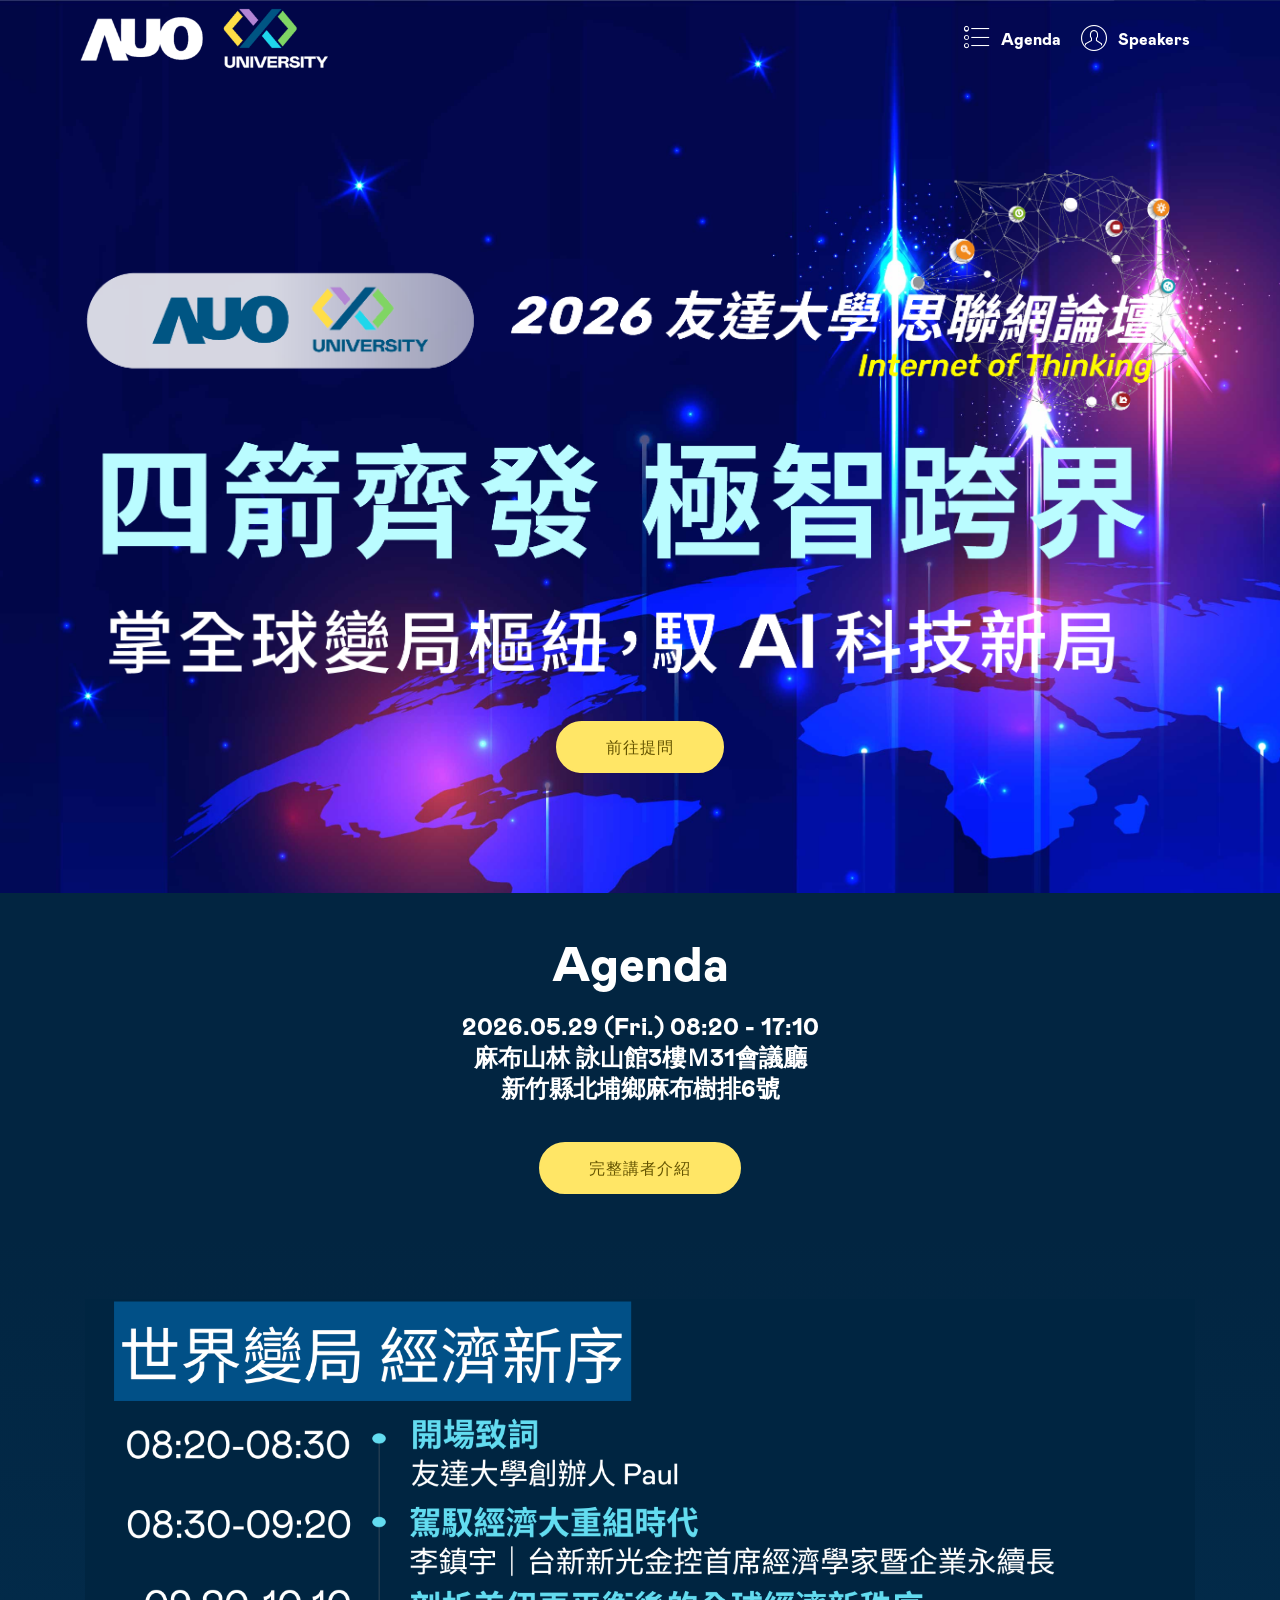
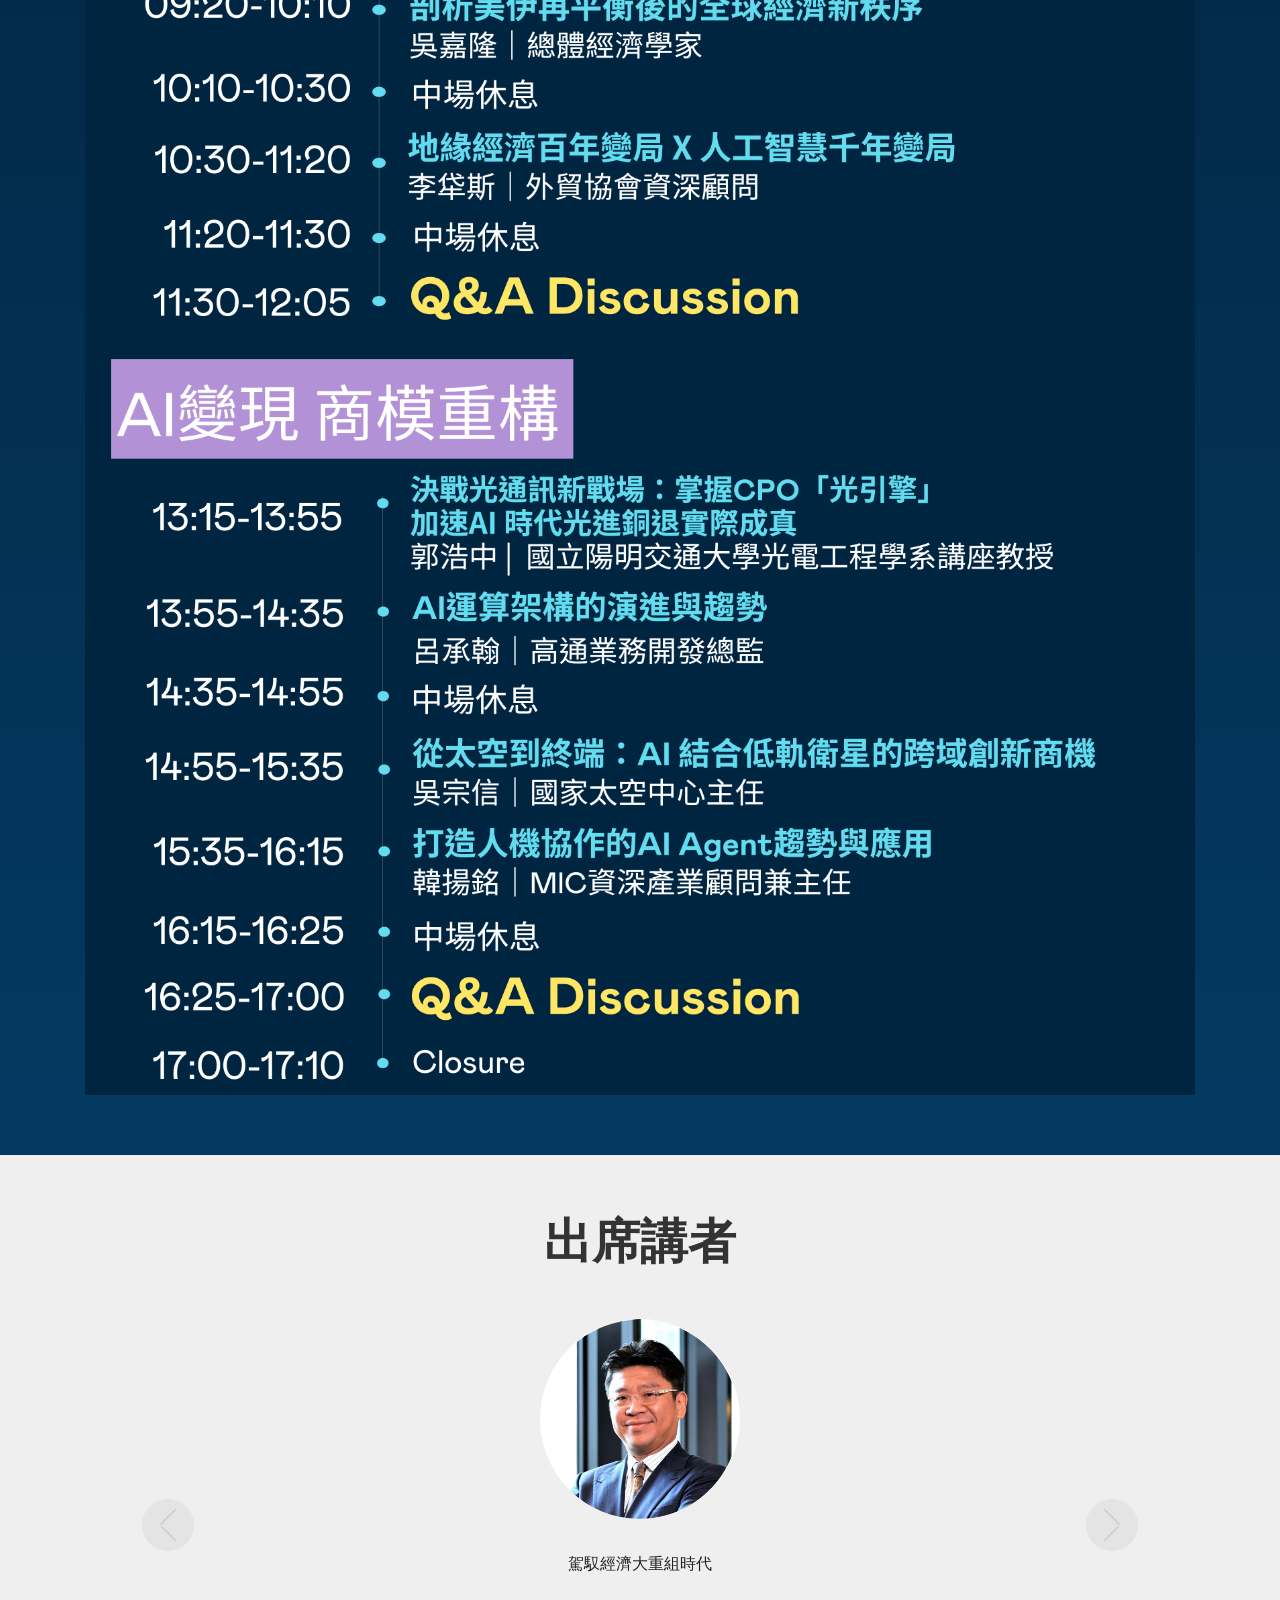
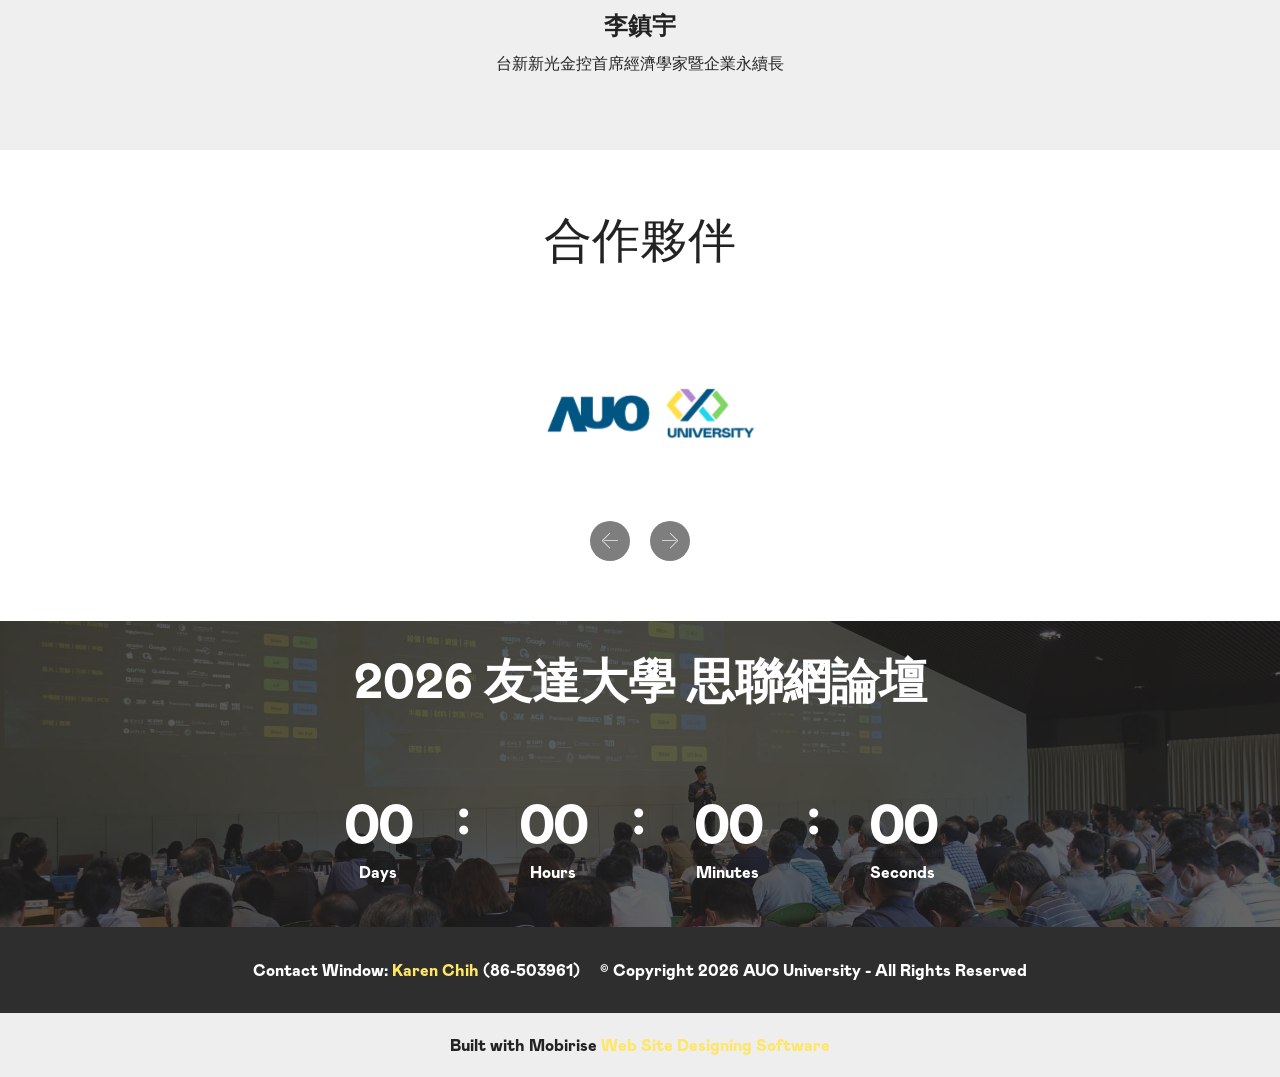
<file: index.html>
<!DOCTYPE html>
<html  >
<head>
  <!-- Site made with Mobirise Website Builder v5.8.9, https://mobirise.com -->
  <meta charset="UTF-8">
  <meta http-equiv="X-UA-Compatible" content="IE=edge">
  <meta name="generator" content="Mobirise v5.8.9, mobirise.com">
  <meta name="viewport" content="width=device-width, initial-scale=1, minimum-scale=1">
  <link rel="shortcut icon" href="assets/images/751X751.png" type="image/x-icon">
  <meta name="description" content="">
  <meta property="og:image" content="assets/images/751X751.png"> 
  
  
  <title>友達大學思聯網論壇</title>
  <link rel="stylesheet" href="assets/web/assets/mobirise-icons/mobirise-icons.css">
  <link rel="stylesheet" href="assets/bootstrap/css/bootstrap.min.css">
  <link rel="stylesheet" href="assets/bootstrap/css/bootstrap-grid.min.css">
  <link rel="stylesheet" href="assets/bootstrap/css/bootstrap-reboot.min.css">
  <link rel="stylesheet" href="assets/tether/tether.min.css">
  <link rel="stylesheet" href="assets/dropdown/css/style.css">
  <link rel="stylesheet" href="assets/theme/css/style.css">
  <link href="assets/fonts/style.css" rel="stylesheet">
  <link rel="preload" as="style" href="assets/mobirise/css/mbr-additional.css"><link rel="stylesheet" href="assets/mobirise/css/mbr-additional.css" type="text/css">

  
  
  
</head>
<body>
  
  <section class="menu cid-tEwEPbsbkI" once="menu" id="menu1-2v">

    

    <nav class="navbar navbar-expand beta-menu navbar-dropdown align-items-center navbar-fixed-top navbar-toggleable-sm bg-color transparent">
        <button class="navbar-toggler navbar-toggler-right" type="button" data-toggle="collapse" data-target="#navbarSupportedContent" aria-controls="navbarSupportedContent" aria-expanded="false" aria-label="Toggle navigation">
            <div class="hamburger">
                <span></span>
                <span></span>
                <span></span>
                <span></span>
            </div>
        </button>
        <div class="menu-logo">
            <div class="navbar-brand">
                <span class="navbar-logo">
                    <a href="index.html#header4-36">
                         <img src="assets/images/auo-university-logo-395x97.png" alt="Mobirise" style="height: 3.8rem;">
                    </a>
                    
               </span>
                
            </div>
        </div>
        


  
        <div class="collapse navbar-collapse" id="navbarSupportedContent">
            <ul class="navbar-nav nav-dropdown nav-right" data-app-modern-menu="true"><li class="nav-item">
                    <a class="nav-link link text-white text-primary display-4" href="index.html#content4-37"><span class="mbri-bulleted-list mbr-iconfont mbr-iconfont-btn"></span>
                        
                        Agenda</a>
                </li>
                <li class="nav-item">
                    <a class="nav-link link text-white text-primary display-4" href="speaker.html#header11-2k"><span class="mbri-user mbr-iconfont mbr-iconfont-btn"></span>
                        
                        Speakers</a>
                </li></ul>
            
        </div>
    </nav>
</section>

<section class="header4 cid-tEwZG8pBSR mbr-parallax-background" id="header4-36">

    

    

    <div class="container">
        <div class="row justify-content-md-center">
            <div class="media-content col-md-10">
                
                
                <div class="mbr-text align-center mbr-white pb-3">
                    
                </div>
                
            </div>
            <div class="mbr-figure pt-5">
                <img src="assets/images/head-word-4-1496x930.png" alt="Mobirise" style="width: 100%;"> 
               <p>
                
            </div>
         <div class="mbr-section-btn align-center py-4"><a class="btn btn-success display-4" href="https://app.sli.do/event/9yAzu2DTMqLUorzjQS8FjT" target="_blank">前往提問</a></div>
          
        </div>
    </div>
</section>

<section class="mbr-section content4 cid-tEwZH7SaMy" id="content4-37">

    

    <div class="container">
        <div class="media-container-row">
            <div class="title col-12 col-md-8">
                <h2 class="align-center pb-3 mbr-fonts-style display-2">
                    Agenda</h2>
                <h3 class="mbr-section-subtitle align-center mbr-light mbr-fonts-style display-5"><strong>2026.05.29 (Fri.) 08:20 - 17:10</strong><br><strong>麻布山林 詠山館3樓Ｍ31會議廳</strong><br><strong>新竹縣北埔鄉麻布樹排6號</strong></h3>
                <div class="mbr-section-btn align-center py-4"><a class="btn btn-success display-4" href="speaker.html#header11-2k" target="_blank">完整講者介紹</a></div>
            </div>
        </div>
    </div>
</section>

<section class="cid-tEwZHVctrL" id="image3-38">

    

    <figure class="mbr-figure container">
            <div class="image-block" style="width: 100%;">
                <img src="assets/images/官網用議程.png" width="1400" alt="Mobirise">
                
            </div>
    </figure>
</section>

<section class="carousel slide testimonials-slider cid-tEwZJ6M48G" data-interval="false" id="testimonials-slider1-39">
    
    

    

    <div class="container text-center">
        <h2 class="pb-5 mbr-fonts-style display-2"><strong>
            出席講者</strong></h2>

        <div class="carousel slide" role="listbox" data-pause="true" data-keyboard="false" data-ride="carousel" data-interval="5000">
            <div class="carousel-inner">
                
                
<div class="carousel-item">
                    <div class="user col-md-8">
                        <div class="user_image">
                            <a href="speaker.html#features11-28" target="_blank" ><img src="assets/images/1-360x360.png" alt="" title=""></a>
                        </div>
                        <div class="user_text pb-3">
                            <p class="mbr-fonts-style display-7">駕馭經濟大重組時代<br></p>
                        </div>
                        <div class="user_name mbr-bold pb-2 mbr-fonts-style display-5">李鎮宇</div>
                        <div class="user_desk mbr-light mbr-fonts-style display-7">台新新光金控首席經濟學家暨企業永續長</div>
                  </div>
                </div><div class="carousel-item">
                    <div class="user col-md-8">
                        <div class="user_image">
                            <a href="speaker.html#features11-29" target="_blank" ><img src="assets/images/1-400x399.png" alt="" title=""></a>
                        </div>
                        <div class="user_text pb-3">
                            <p class="mbr-fonts-style display-7">剖析美伊再平衡後的全球經濟新秩序<br></p>
                        </div>
                        <div class="user_name mbr-bold pb-2 mbr-fonts-style display-5">吳嘉隆</div>
                        <div class="user_desk mbr-light mbr-fonts-style display-7">總體經濟學家</div>
                    </div>
                </div><div class="carousel-item">
                    <div class="user col-md-8">
                        <div class="user_image">
                            <a href="speaker.html#features11-2a" target="_blank" ><img src="assets/images/1-402x402.png" alt="" title=""></a>
                        </div>
                        <div class="user_text pb-3">
                            <p class="mbr-fonts-style display-7">AI運算架構的演進與趨勢<br></p>
                        </div>
                        <div class="user_name mbr-bold pb-2 mbr-fonts-style display-5">呂承翰</div>
                        <div class="user_desk mbr-light mbr-fonts-style display-7">高通業務開發總監</div>
                    </div>
                </div><div class="carousel-item">
                    <div class="user col-md-8">
                        <div class="user_image">
                            <a href="speaker.html#features11-3f" target="_blank" ><img src="assets/images/1-401x401.png" alt="" title=""></a>
                        </div>
                        <div class="user_text pb-3">
                            <p class="mbr-fonts-style display-7">從太空到終端：AI 結合低軌衛星的跨域創新商機<br></p>
                        </div>
                        <div class="user_name mbr-bold pb-2 mbr-fonts-style display-5">吳宗信</div>
                        <div class="user_desk mbr-light mbr-fonts-style display-7">國家太空中心主任&nbsp;<span style="font-size: 1rem;"></span></div>
                    </div>
                </div>
               <div class="carousel-item">
                    <div class="user col-md-8">
                        <div class="user_image">
                            <a href="speaker.html#features11-2b" target="_blank" ><img src="assets/images/1-356x356.png" alt="" title=""></a>
                        </div>
                        <div class="user_text pb-3">
                            <p class="mbr-fonts-style display-7">地緣經濟百年變局 X 人工智慧千年變局<br></p>
                        </div>
                        <div class="user_name mbr-bold pb-2 mbr-fonts-style display-5">李牮斯</div>
                        <div class="user_desk mbr-light mbr-fonts-style display-7">中華民國對外貿易發展協會資深顧問</div>
                    </div>
                </div>
              <div class="carousel-item">
                    <div class="user col-md-8">
                        <div class="user_image">
                            <a href="speaker.html#features11-3g" target="_blank" ><img src="assets/images/1-400x400.png" alt="" title=""></a>
                        </div>
                        <div class="user_text pb-3">
                            <p class="mbr-fonts-style display-7">決戰光通訊新戰場：掌握CPO「光引擎」，加速AI 時代光進銅退實際成真<br></p>
                        </div>
                        <div class="user_name mbr-bold pb-2 mbr-fonts-style display-5">郭浩中</div>
                        <div class="user_desk mbr-light mbr-fonts-style display-7">國立陽明交通大學光電工程學系講座教授</span></div>
                    </div>
                </div>
          
                      <div class="carousel-item">
                    <div class="user col-md-8">
                        <div class="user_image">
                            <a href="speaker.html#features11-2e" target="_blank" ><img src="assets/images/1-403x403.png" alt="" title=""></a>
                        </div>
                        <div class="user_text pb-3">
                            <p class="mbr-fonts-style display-7">打造人機協作的AI Agent趨勢與應用</p>
                        </div>
                        <div class="user_name mbr-bold pb-2 mbr-fonts-style display-5">韓揚銘
</div>
                        <div class="user_desk mbr-light mbr-fonts-style display-7">MIC資深產業顧問兼主任</span></div>
                    </div>
                </div>
          </div>

            <div class="carousel-controls">
                <a class="carousel-control-prev" role="button" data-slide="prev">
                  <span aria-hidden="true" class="mbri-arrow-prev mbr-iconfont"></span>
                  <span class="sr-only">Previous</span>
                </a>
                
                <a class="carousel-control-next" role="button" data-slide="next">
                  <span aria-hidden="true" class="mbri-arrow-next mbr-iconfont"></span>
                  <span class="sr-only">Next</span>
                </a>
            </div>
        </div>
    </div>
</section>

<section class="clients cid-tEwZKqBCZg" data-interval="false" id="clients-3a">
      

    
        <div class="container mb-5">
            <div class="media-container-row">
                <div class="col-12 align-center">
                    <h2 class="mbr-section-title pb-3 mbr-fonts-style display-2">合作夥伴</h2>
                    
                </div>
            </div>
        </div>

    <div class="container">
        <div class="carousel slide" role="listbox" data-pause="true" data-keyboard="false" data-ride="carousel" data-interval="4000">
            <div class="carousel-inner" data-visible="1">
                
                
                
                
                
            <div class="carousel-item ">
                    <div class="media-container-row">
                        <div class="col-md-12">
                            <div class="wrap-img ">
                                <img src="assets/images/auouniversitylogo.png" class="img-responsive clients-img" alt="">
                            </div>
                        </div>
                    </div>
                </div><div class="carousel-item ">
                    <div class="media-container-row">
                        <div class="col-md-12">
                            <div class="wrap-img ">
                                <img src="assets/images/mic-logo-808x213.png" class="img-responsive clients-img" alt="">
                            </div>
                        </div>
                    </div>
                </div><div class="carousel-item ">
                    <div class="media-container-row">
                        <div class="col-md-12">
                            <div class="wrap-img ">
                                <img src="assets/images/logo-808x214.jpg" class="img-responsive clients-img" alt="">
                            </div>
                        </div>
                    </div>
                </div><div class="carousel-item ">
                    <div class="media-container-row">
                        <div class="col-md-12">
                            <div class="wrap-img ">
                                <img src="assets/images/logo-808x213.png" class="img-responsive clients-img" alt="">
                            </div>
                        </div>
                    </div>
                </div><div class="carousel-item ">
                    <div class="media-container-row">
                        <div class="col-md-12">
                            <div class="wrap-img ">
                                <img src="assets/images/-logo-808x214.png" class="img-responsive clients-img" alt="">
                            </div>
                        </div>
                    </div>
                </div><div class="carousel-item ">
                    <div class="media-container-row">
                        <div class="col-md-12">
                            <div class="wrap-img ">
                                <img src="assets/images/TASA_logo_(banner).png" class="img-responsive clients-img" alt="">
                            </div>
                        </div>
                    </div>
                </div><div class="carousel-item ">
                    <div class="media-container-row">
                        <div class="col-md-12">
                            <div class="wrap-img ">
                                <img src="assets/images/appier-logo-808x214.png" class="img-responsive clients-img" alt="">
                            </div>
                        </div>
                    </div>
                </div><div class="carousel-item ">
                    <div class="media-container-row">
                        <div class="col-md-12">
                            <div class="wrap-img ">
                                <img src="assets/images/to-642x214.png" class="img-responsive clients-img" alt="">
                            </div>
                        </div>
                       </div>
                    </div></div>
            <div class="carousel-controls">
                <a data-app-prevent-settings="" class="carousel-control carousel-control-prev" role="button" data-slide="prev">
                    <span aria-hidden="true" class="mbri-left mbr-iconfont"></span>
                    <span class="sr-only">Previous</span>
                </a>
                <a data-app-prevent-settings="" class="carousel-control carousel-control-next" role="button" data-slide="next">
                    <span aria-hidden="true" class="mbri-right mbr-iconfont"></span>
                    <span class="sr-only">Next</span>
                </a>
            </div>
        </div>
    </div>
</section>

<section class="countdown1 cid-tEwZMIoSr3" id="countdown1-3c">
    
    
    <div class="mbr-overlay" style="opacity: 0.7; background-color: rgb(35, 35, 35);">
    </div>
    <div class="container ">
        <h2 class="mbr-section-title pb-3 align-center mbr-fonts-style display-2"><strong>2026 友達大學 思聯網論壇</strong></h2>
        
        
    </div>
    <div class="container countdown-cont align-center">
        <div class="daysCountdown col-xs-3 col-sm-3 col-md-3" title="Days"></div>
        <div class="hoursCountdown col-xs-3 col-sm-3 col-md-3" title="Hours"></div> 
        <div class="minutesCountdown col-xs-3 col-sm-3 col-md-3" title="Minutes"></div> 
        <div class="secondsCountdown col-xs-3 col-sm-3 col-md-3" title="Seconds"></div>
        <div class="countdown pt-5 mt-2" data-due-date="2026/05/29"> 
        </div>
    </div>
</section>

<section once="footers" class="cid-tEx2Svg1Ny" id="footer6-3e">

    

    

    <div class="container">
        <div class="media-container-row align-center mbr-white">
            <div class="col-12">
                <p class="mbr-text mb-0 mbr-fonts-style display-4">Contact Window: <a href="mailto:Karen.Chih@auo.com" class="text-primary">Karen Chih</a>&nbsp;(86-503961)&nbsp; &nbsp; &nbsp;© Copyright 2026 AUO University - All Rights Reserved
                </p>
            </div>
        </div>
    </div>
</section><section class="display-7" style="padding: 0;align-items: center;justify-content: center;flex-wrap: wrap;    align-content: center;display: flex;position: relative;height: 4rem;"><a href="https://mobiri.se/2091466" style="flex: 1 1;height: 4rem;position: absolute;width: 100%;z-index: 1;"><img alt=" Free Web Site  Building Software" style="height: 4rem;" src="[data-uri]"></a><p style="margin: 0;text-align: center;" class="display-7">Built with Mobirise &#8204;</p><a style="z-index:1" href="https://mobirise.com/website-design-software.html">Web Site Designing Software</a></section><script src="assets/popper/popper.min.js"></script>  <script src="assets/web/assets/jquery/jquery.min.js"></script>  <script src="assets/bootstrap/js/bootstrap.min.js"></script>  <script src="assets/tether/tether.min.js"></script>  <script src="assets/smoothscroll/smooth-scroll.js"></script>  <script src="assets/parallax/jarallax.min.js"></script>  <script src="assets/bootstrapcarouselswipe/bootstrap-carousel-swipe.js"></script>  <script src="assets/mbr-testimonials-slider/mbr-testimonials-slider.js"></script>  <script src="assets/mbr-clients-slider/mbr-clients-slider.js"></script>  <script src="assets/countdown/jquery.countdown.min.js"></script>  <script src="assets/dropdown/js/nav-dropdown.js"></script>  <script src="assets/dropdown/js/navbar-dropdown.js"></script>  <script src="assets/touchswipe/jquery.touch-swipe.min.js"></script>  <script src="assets/theme/js/script.js"></script>  
  
  
</body>
</html>
</file>
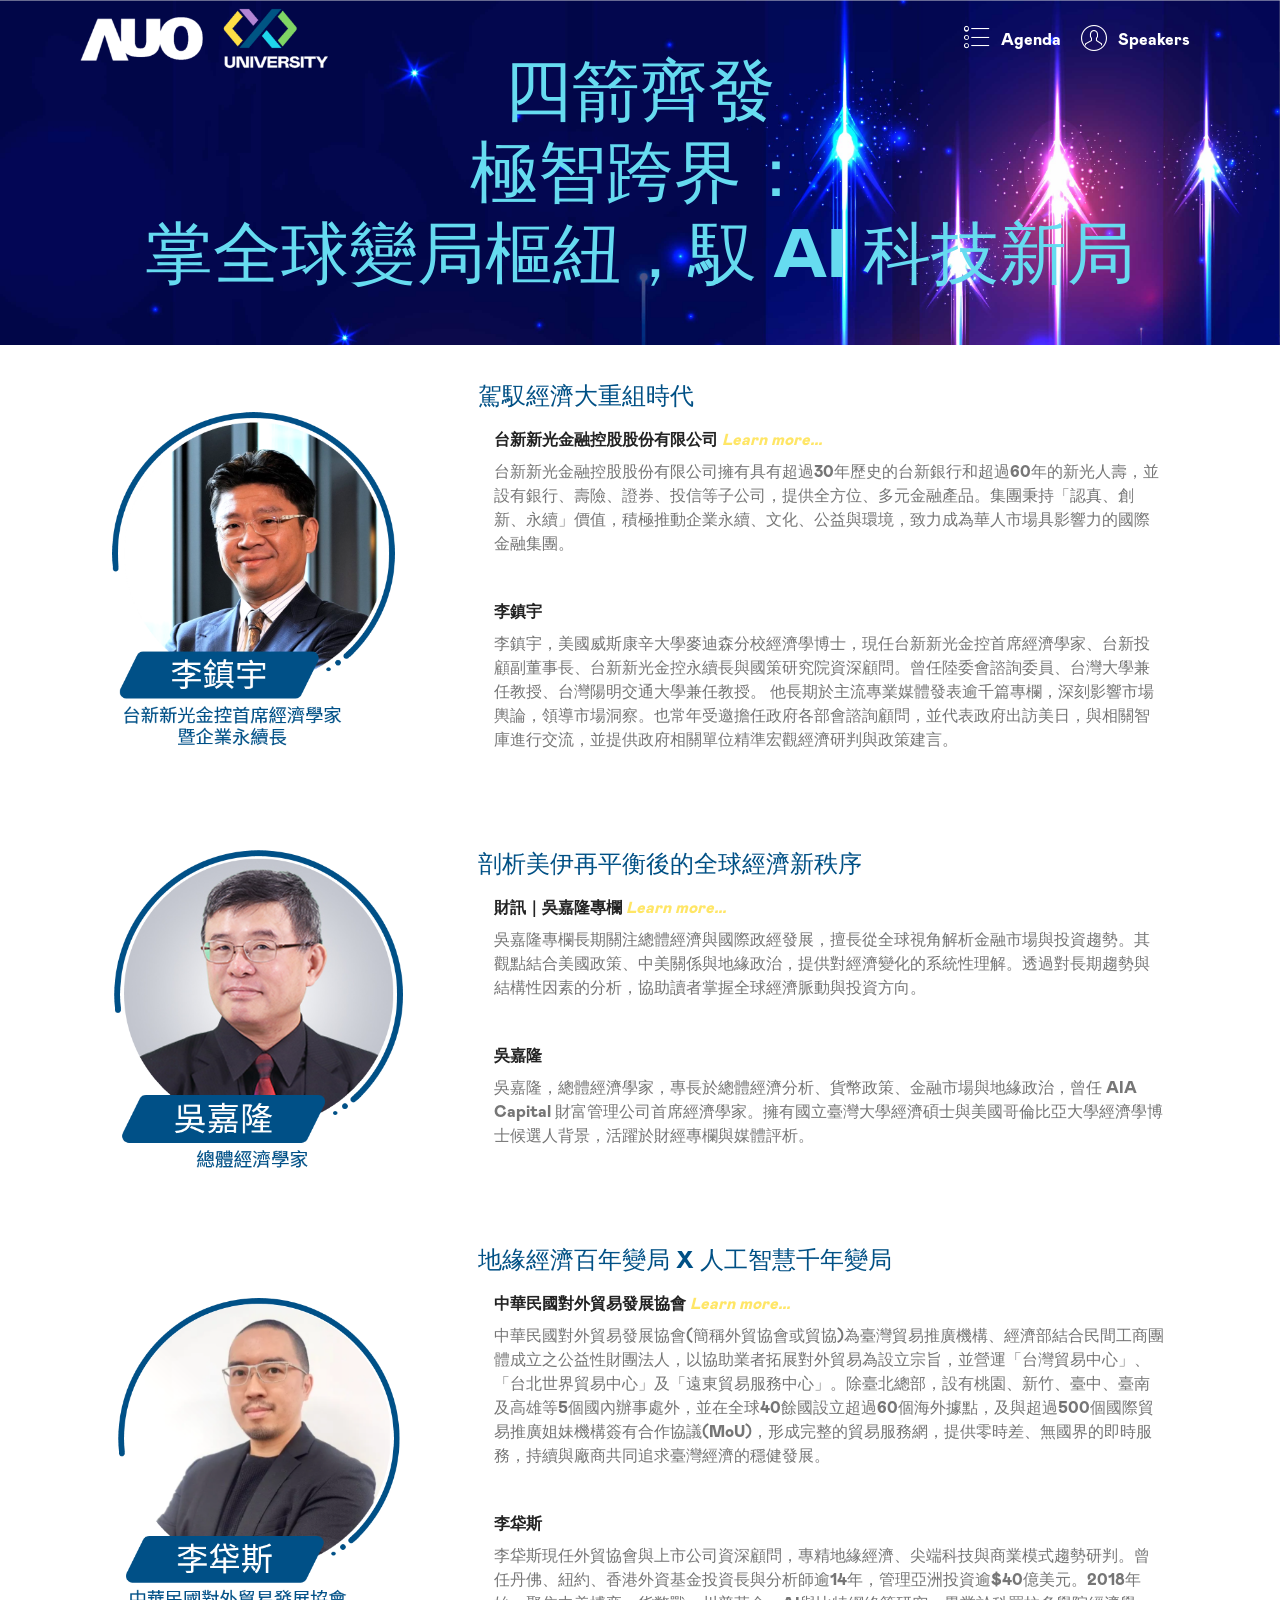
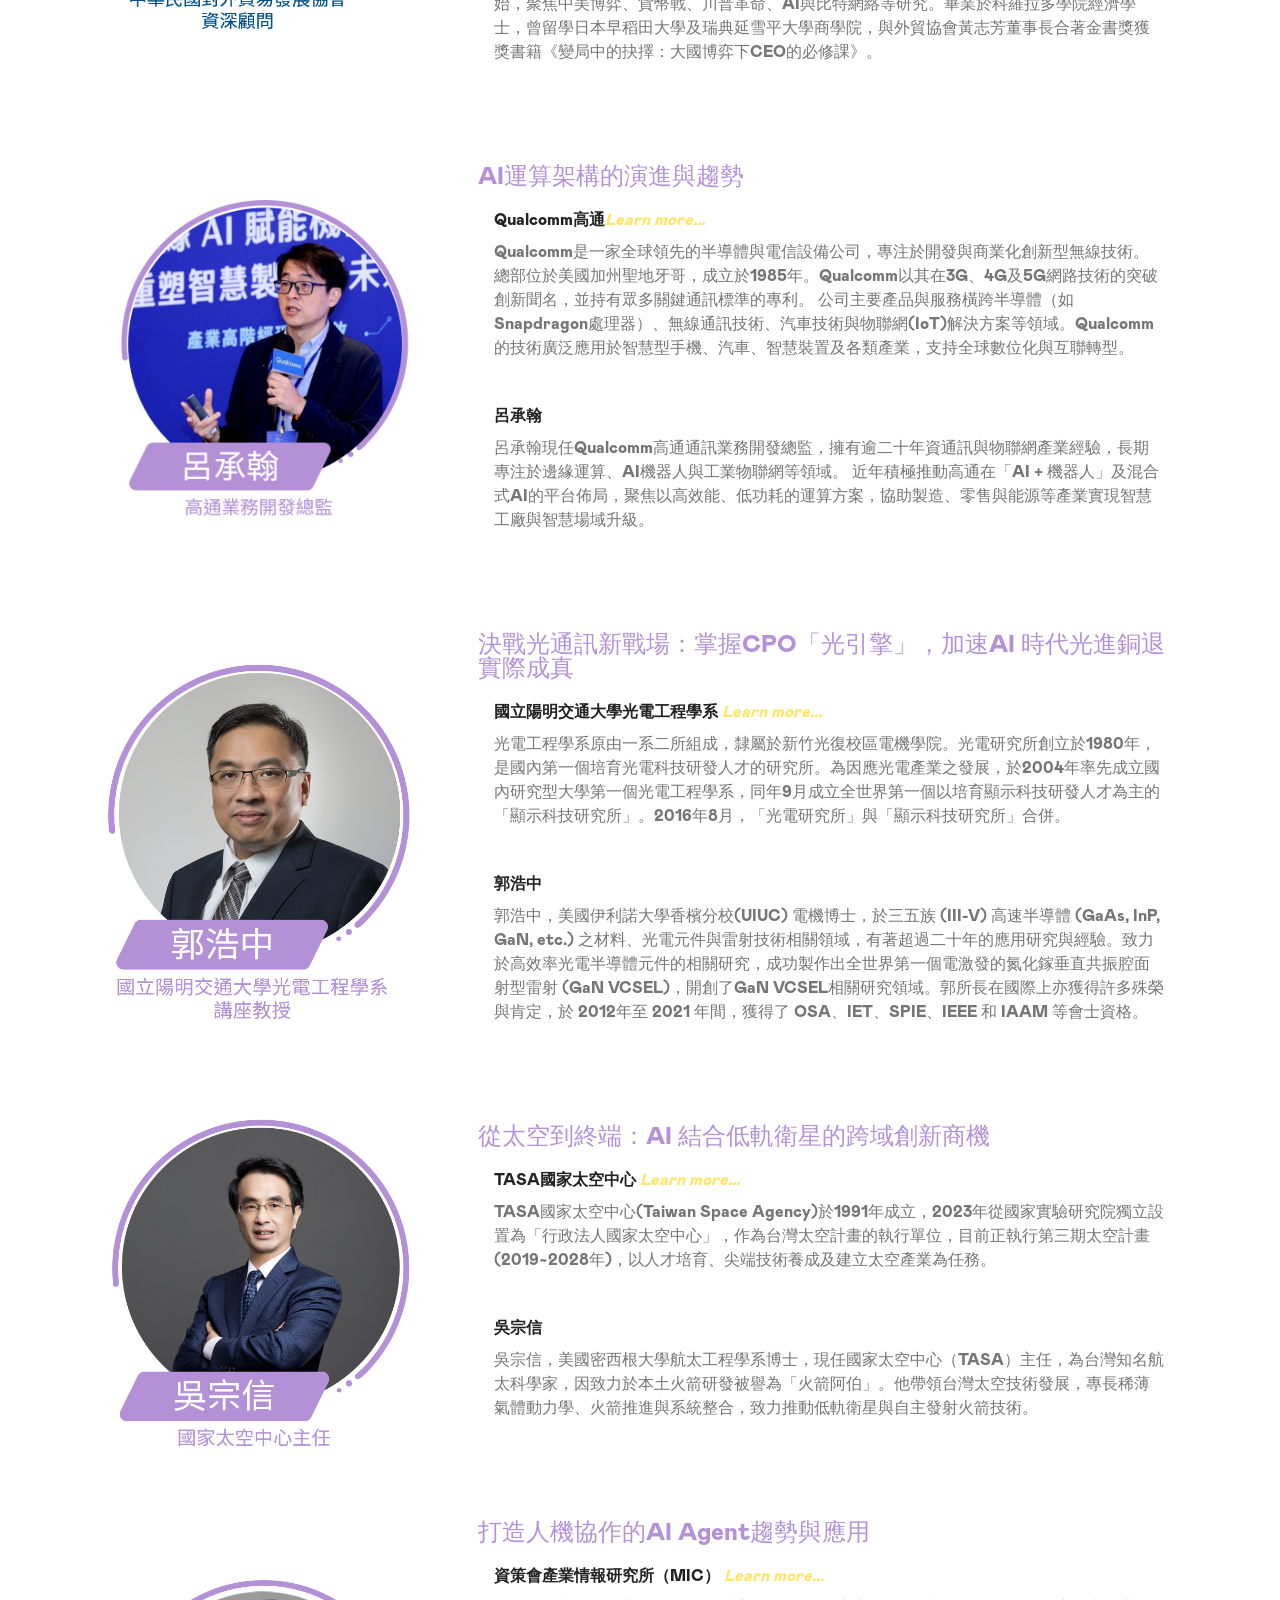
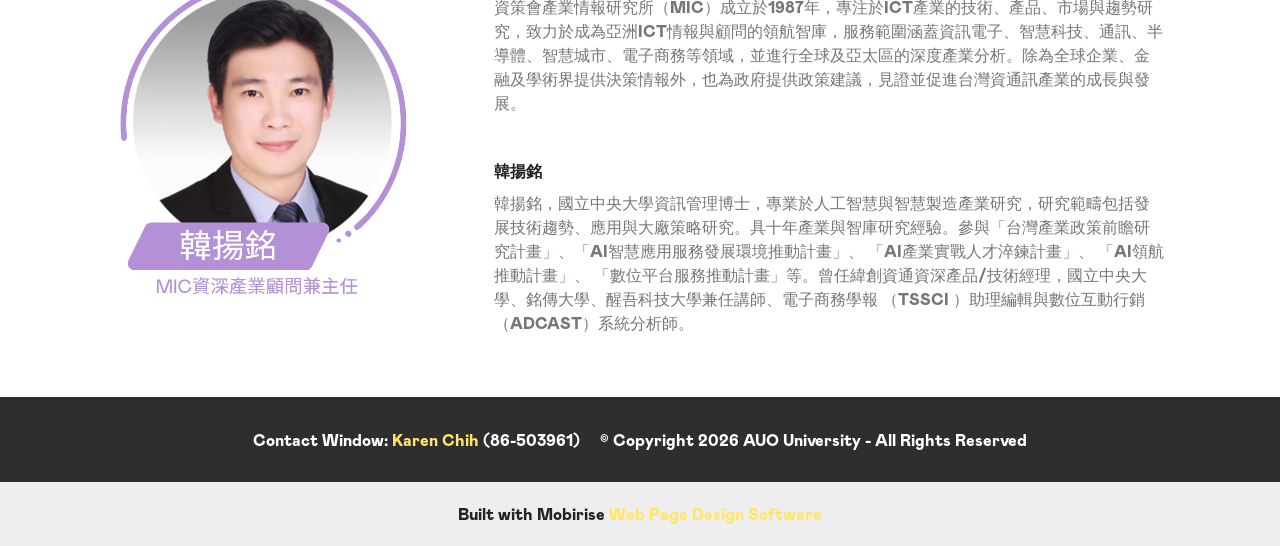
<file: speaker.html>
<!DOCTYPE html>
<html  >
<head>
  <!-- Site made with Mobirise Website Builder v5.8.9, https://mobirise.com -->
  <meta charset="UTF-8">
  <meta http-equiv="X-UA-Compatible" content="IE=edge">
  <meta name="generator" content="Mobirise v5.8.9, mobirise.com">
  <meta name="viewport" content="width=device-width, initial-scale=1, minimum-scale=1">
  <link rel="shortcut icon" href="assets/images/751X751.png" type="image/x-icon">
  <meta name="description" content="">
  <meta property="og:image" content="assets/images/751X751.png"> 
  
  <title>友達大學思聯網論壇 講者介紹</title>
  <link rel="stylesheet" href="assets/web/assets/mobirise-icons/mobirise-icons.css">
  <link rel="stylesheet" href="assets/bootstrap/css/bootstrap.min.css">
  <link rel="stylesheet" href="assets/bootstrap/css/bootstrap-grid.min.css">
  <link rel="stylesheet" href="assets/bootstrap/css/bootstrap-reboot.min.css">
  <link rel="stylesheet" href="assets/tether/tether.min.css">
  <link rel="stylesheet" href="assets/dropdown/css/style.css">
  <link rel="stylesheet" href="assets/theme/css/style.css">
  <link href="assets/fonts/style.css" rel="stylesheet">
  <link rel="preload" as="style" href="assets/mobirise/css/mbr-additional.css"><link rel="stylesheet" href="assets/mobirise/css/mbr-additional.css" type="text/css">

  
  
  
</head>
<body>
  
  <section class="menu cid-tEwEPbsbkI" once="menu" id="menu1-2v">

    

    <nav class="navbar navbar-expand beta-menu navbar-dropdown align-items-center navbar-fixed-top navbar-toggleable-sm bg-color transparent">
        <button class="navbar-toggler navbar-toggler-right" type="button" data-toggle="collapse" data-target="#navbarSupportedContent" aria-controls="navbarSupportedContent" aria-expanded="false" aria-label="Toggle navigation">
            <div class="hamburger">
                <span></span>
                <span></span>
                <span></span>
                <span></span>
            </div>
        </button>
        <div class="menu-logo">
            <div class="navbar-brand">
                <span class="navbar-logo">
                    <a href="index.html#header4-36">
                         <img src="assets/images/auo-university-logo-395x97.png" alt="Mobirise" style="height: 3.8rem;">
                    </a>
                </span>
                
            </div>
        </div>
        <div class="collapse navbar-collapse" id="navbarSupportedContent">
            <ul class="navbar-nav nav-dropdown nav-right" data-app-modern-menu="true"><li class="nav-item">
                    <a class="nav-link link text-white text-primary display-4" href="index.html#content4-37"><span class="mbri-bulleted-list mbr-iconfont mbr-iconfont-btn"></span>
                        
                        Agenda</a>
                </li>
                <li class="nav-item">
                    <a class="nav-link link text-white text-primary display-4" href="speaker.html#header11-2k"><span class="mbri-user mbr-iconfont mbr-iconfont-btn"></span>
                        
                        Speakers</a>
                </li></ul>
            
        </div>
    </nav>
</section>

<section class="header11 cid-tEwxmkiBbj mbr-parallax-background" id="header11-2k">

    <!-- Block parameters controls (Blue "Gear" panel) -->
    
    <!-- End block parameters -->

    
    <div class="container align-left">
        <div class="media-container-column mbr-white col-md-12">
            
            <h1 class="mbr-section-title py-3 mbr-fonts-style display-1
              style="font-size: 28px; line-height: 1.4;">四箭齊發<br>極智跨界：<br>掌全球變局樞紐，馭 AI 科技新局</h1>
            
        </div>
    </div>

    
</section>

<section class="features11 cid-tEwoAbHcDv" id="features11-28">

    

    

    <div class="container">   
        <div class="col-md-12">
            <div class="media-container-row">
                <div class="mbr-figure m-auto" style="width: 35%;">
                    <img src="assets/images/-584x716.png" alt="Mobirise" title="">
                </div>
                <div class=" align-left aside-content">
                    <h2 class="mbr-title pt-2 mbr-fonts-style display-5">駕馭經濟大重組時代<br></h2>
                    <div class="mbr-section-text">
                        
                    </div>

                    <div class="block-content">
                        <div class="card p-3 pr-3">
                            <div class="media">
                                     
                                <div class="media-body">
                                    <h4 class="card-title mbr-fonts-style display-7"><strong>
                                        台新新光金融控股股份有限公司 <a href="https://www.tsholdings.com.tw/tsh/about/intro/team/" target="_blank" class="text-primary"><em>Learn more...</em></a></strong></h4>
                                </div>
                            </div>                

                            <div class="card-box">
                                <p class="block-text mbr-fonts-style display-7">台新新光金融控股股份有限公司擁有具有超過30年歷史的台新銀行和超過60年的新光人壽，並設有銀行、壽險、證券、投信等子公司，提供全方位、多元金融產品。集團秉持「認真、創新、永續」價值，積極推動企業永續、文化、公益與環境，致力成為華人市場具影響力的國際金融集團。</p>
                            </div>
                        </div>

                        <div class="card p-3 pr-3">
                            <div class="media">
                                     
                                <div class="media-body">
                                    <h4 class="card-title mbr-fonts-style display-7"><strong>
                                        李鎮宇</strong></h4>
                                </div>
                            </div>                

                            <div class="card-box">
                                <p class="block-text mbr-fonts-style display-7">李鎮宇，美國威斯康辛大學麥迪森分校經濟學博士，現任台新新光金控首席經濟學家、台新投顧副董事長、台新新光金控永續長與國策研究院資深顧問。曾任陸委會諮詢委員、台灣大學兼任教授、台灣陽明交通大學兼任教授。
                                  他長期於主流專業媒體發表逾千篇專欄，深刻影響市場輿論，領導市場洞察。也常年受邀擔任政府各部會諮詢顧問，並代表政府出訪美日，與相關智庫進行交流，並提供政府相關單位精準宏觀經濟研判與政策建言。
                                </p>
                            </div>
                        </div>
                    </div>
                </div>
            </div>
        </div> 
    </div>          
</section>

<section class="features11 cid-tEwoAc2hOX" id="features11-29">

    
    <div class="container">   
        <div class="col-md-12">
            <div class="media-container-row">
                <div class="mbr-figure m-auto" style="width: 35%;">
                    <img src="assets/images/-609x716.png" alt="Mobirise" title="">
                </div>
                <div class=" align-left aside-content">
                    <h2 class="mbr-title pt-2 mbr-fonts-style display-5">剖析美伊再平衡後的全球經濟新秩序<br></h2>
                    <div class="mbr-section-text">
                        
                    </div>

                    <div class="block-content">
                        <div class="card p-3 pr-3">
                            <div class="media">
                                     
                                <div class="media-body">
                                    <h4 class="card-title mbr-fonts-style display-7"><strong>
                                        財訊｜吳嘉隆專欄 <a href="https://www.wealth.com.tw/lists/fame-columns/cd24f50d-c9c1-450e-b2f1-22635e341d72" target="_blank" class="text-primary"><em>Learn more...</em></a></strong></h4>
                                </div>
                            </div>                

                            <div class="card-box">
                                <p class="block-text mbr-fonts-style display-7">
                                   吳嘉隆專欄長期關注總體經濟與國際政經發展，擅長從全球視角解析金融市場與投資趨勢。其觀點結合美國政策、中美關係與地緣政治，提供對經濟變化的系統性理解。透過對長期趨勢與結構性因素的分析，協助讀者掌握全球經濟脈動與投資方向。
                                </p>
                            </div>
                        </div>

                        <div class="card p-3 pr-3">
                            <div class="media">
                                     
                                <div class="media-body">
                                    <h4 class="card-title mbr-fonts-style display-7"><strong>
                                        吳嘉隆</strong></h4>
                                </div>
                            </div>                

                            <div class="card-box">
                                <p class="block-text mbr-fonts-style display-7">吳嘉隆，總體經濟學家，專長於總體經濟分析、貨幣政策、金融市場與地緣政治，曾任 AIA Capital 財富管理公司首席經濟學家。擁有國立臺灣大學經濟碩士與美國哥倫比亞大學經濟學博士候選人背景，活躍於財經專欄與媒體評析。<br>
                                </p>
                            </div>
                        </div>
                    </div>
                </div>
            </div>
        </div> 
    </div>          
</section>

<section class="features11 cid-tEwoAcnhvt" id="features11-2a">

    

    

    <div class="container">   
        <div class="col-md-12">
            <div class="media-container-row">
                <div class="mbr-figure m-auto" style="width: 35%;">
                    <img src="assets/images/-600x715.png" alt="Mobirise" title="">
                </div>
                <div class=" align-left aside-content">
                    <h2 class="mbr-title pt-2 mbr-fonts-style display-5">地緣經濟百年變局 X 人工智慧千年變局<br></h2>
                    <div class="mbr-section-text">
                        
                    </div>

                    <div class="block-content">
                        <div class="card p-3 pr-3">
                            <div class="media">
                                     
                                <div class="media-body">
                                    <h4 class="card-title mbr-fonts-style display-7"><strong>中華民國對外貿易發展協會 <a href="https://www.taitra.org.tw/" target="_blank" class="text-primary"><em>Learn more...</em></a></strong></h4>
                                </div>
                            </div>                

                            <div class="card-box">
                                <p class="block-text mbr-fonts-style display-7">中華民國對外貿易發展協會(簡稱外貿協會或貿協)為臺灣貿易推廣機構、經濟部結合民間工商團體成立之公益性財團法人，以協助業者拓展對外貿易為設立宗旨，並營運「台灣貿易中心」、「台北世界貿易中心」及「遠東貿易服務中心」。除臺北總部，設有桃園、新竹、臺中、臺南及高雄等5個國內辦事處外，並在全球40餘國設立超過60個海外據點，及與超過500個國際貿易推廣姐妹機構簽有合作協議(MoU)，形成完整的貿易服務網，提供零時差、無國界的即時服務，持續與廠商共同追求臺灣經濟的穩健發展。</p>
                            </div>
                        </div>

                        <div class="card p-3 pr-3">
                            <div class="media">
                                     
                                <div class="media-body">
                                    <h4 class="card-title mbr-fonts-style display-7"><strong>
                                        李牮斯</strong></h4>
                                </div>
                            </div>                

                            <div class="card-box">
                                <p class="block-text mbr-fonts-style display-7">李牮斯現任外貿協會與上市公司資深顧問，專精地緣經濟、尖端科技與商業模式趨勢研判。曾任丹佛、紐約、香港外資基金投資長與分析師逾14年，管理亞洲投資逾$40億美元。2018年始，聚焦中美博弈、貨幣戰、川普革命、AI與比特網絡等研究。畢業於科羅拉多學院經濟學士，曾留學日本早稻田大學及瑞典延雪平大學商學院，與外貿協會黃志芳董事長合著金書獎獲獎書籍《變局中的抉擇：大國博弈下CEO的必修課》。</p>
                            </div>
                        </div>
                    </div>
                </div>
            </div>
        </div> 
    </div>          
</section>

<section class="features11 cid-tEz5a5XWAQ" id="features11-3f">

    

    

    <div class="container">   
        <div class="col-md-12">
            <div class="media-container-row">
                <div class="mbr-figure m-auto" style="width: 35%;">
                    <img src="assets/images/-610x717.png" alt="Mobirise" title="">
                </div>
                <div class=" align-left aside-content">
                    <h2 class="mbr-title pt-2 mbr-fonts-style display-5">AI運算架構的演進與趨勢<br></h2>
                    <div class="mbr-section-text">
                        
                    </div>

                    <div class="block-content">
                        <div class="card p-3 pr-3">
                            <div class="media">
                                     
                                <div class="media-body">
                                    <h4 class="card-title mbr-fonts-style display-7"><strong>Qualcomm高通<a href="https://www.qualcomm.com/" target="_blank" class="text-primary"><em>Learn more...</em></a></strong></h4>
                                </div>
                            </div>                

                            <div class="card-box">
                                <p class="block-text mbr-fonts-style display-7">Qualcomm是一家全球領先的半導體與電信設備公司，專注於開發與商業化創新型無線技術。總部位於美國加州聖地牙哥，成立於1985年。Qualcomm以其在3G、4G及5G網路技術的突破創新聞名，並持有眾多關鍵通訊標準的專利。
公司主要產品與服務橫跨半導體（如Snapdragon處理器）、無線通訊技術、汽車技術與物聯網(IoT)解決方案等領域。Qualcomm的技術廣泛應用於智慧型手機、汽車、智慧裝置及各類產業，支持全球數位化與互聯轉型。</p>
                            </div>
                        </div>

                        <div class="card p-3 pr-3">
                            <div class="media">
                                     
                                <div class="media-body">
                                    <h4 class="card-title mbr-fonts-style display-7"><strong>
                                        呂承翰</strong></h4>
                                </div>
                            </div>                

                            <div class="card-box">
                                <p class="block-text mbr-fonts-style display-7">呂承翰現任Qualcomm高通通訊業務開發總監，擁有逾二十年資通訊與物聯網產業經驗，長期專注於邊緣運算、AI機器人與工業物聯網等領域。 近年積極推動高通在「AI + 機器人」及混合式AI的平台佈局，聚焦以高效能、低功耗的運算方案，協助製造、零售與能源等產業實現智慧工廠與智慧場域升級。
                                </p>
                            </div>
                        </div>
                    </div>
                </div>
            </div>
        </div> 
    </div>          
</section>

<section class="features11 cid-tEwoAcJmrX" id="features11-2b">
    <div class="container">   
        <div class="col-md-12">
            <div class="media-container-row">
                <div class="mbr-figure m-auto" style="width: 35%;">
                    <img src="assets/images/-611x718.png" alt="Mobirise" title="">
                </div>
                <div class=" align-left aside-content">
                    <h2 class="mbr-title pt-2 mbr-fonts-style display-5">決戰光通訊新戰場：掌握CPO「光引擎」，加速AI 時代光進銅退實際成真<br></h2>
                    <div class="mbr-section-text">
                        
                    </div>

                   <div class="block-content">
                        <div class="card p-3 pr-3">
                            <div class="media">
                                     
                                <div class="media-body">
                                    <h4 class="card-title mbr-fonts-style display-7"><strong>
                                      國立陽明交通大學光電工程學系 <a href="https://dop.nycu.edu.tw/ch/about.html"><em>Learn more...</em></a></strong></h4>
                                </div>
                            </div>                

                            <div class="card-box">
                                <p class="block-text mbr-fonts-style display-7">
                                  光電工程學系原由一系二所組成，隸屬於新竹光復校區電機學院。光電研究所創立於1980年，是國內第一個培育光電科技研發人才的研究所。為因應光電產業之發展，於2004年率先成立國內研究型大學第一個光電工程學系，同年9月成立全世界第一個以培育顯示科技研發人才為主的「顯示科技研究所」。2016年8月，「光電研究所」與「顯示科技研究所」合併。
                            </div>
                        </div>

                        <div class="card p-3 pr-3">
                            <div class="media">
                                     
                                <div class="media-body">
                                    <h4 class="card-title mbr-fonts-style display-7"><strong>
                                        郭浩中</strong></h4>
                                </div>
                            </div>               

                            <div class="card-box">
                                <p class="block-text mbr-fonts-style display-7">郭浩中，美國伊利諾大學香檳分校(UIUC) 電機博士，於三五族 (III-V) 高速半導體 (GaAs, InP, GaN, etc.) 之材料、光電元件與雷射技術相關領域，有著超過二十年的應用研究與經驗。致力於高效率光電半導體元件的相關研究，成功製作出全世界第一個電激發的氮化鎵垂直共振腔面射型雷射 (GaN VCSEL)，開創了GaN VCSEL相關研究領域。郭所長在國際上亦獲得許多殊榮與肯定，於 2012年至 2021 年間，獲得了 OSA、IET、SPIE、IEEE 和 IAAM 等會士資格。
                                </p>
                            </div>
                        </div>
                    </div>
                </div>
            </div>
        </div> 
    </div>          
</section>

<section class="features11 cid-tEAth79HAK" id="features11-3g">    

    

    <div class="container">   
        <div class="col-md-12">
            <div class="media-container-row">
                <div class="mbr-figure m-auto" style="width: 35%;">
                    <img src="assets/images/-587x716.png" alt="Mobirise" title="">
                </div>
                <div class=" align-left aside-content">
                    <h2 class="mbr-title pt-2 mbr-fonts-style display-5">從太空到終端：AI 結合低軌衛星的跨域創新商機<br></h2>
                    <div class="mbr-section-text">
                        
                    </div>

                    <div class="block-content">
                        <div class="card p-3 pr-3">
                            <div class="media">
                                     
                                <div class="media-body">
                                    <h4 class="card-title mbr-fonts-style display-7"><strong>
                                        TASA國家太空中心 </strong><a href="https://www.tasa.org.tw/zh-TW/about-tasa/introduction" style=""><em>Learn more...</em></a></h4>
                                </div>
                            </div>                

                            <div class="card-box">
                                <p class="block-text mbr-fonts-style display-7">
                                   TASA國家太空中心(Taiwan Space Agency)於1991年成立，2023年從國家實驗研究院獨立設置為「行政法人國家太空中心」，作為台灣太空計畫的執行單位，目前正執行第三期太空計畫(2019~2028年)，以人才培育、尖端技術養成及建立太空產業為任務。
                                </p>
                            </div>
                        </div>

                        <div class="card p-3 pr-3">
                            <div class="media">
                                     
                                <div class="media-body">
                                    <h4 class="card-title mbr-fonts-style display-7"><strong>
                                        吳宗信</strong></h4>
                                </div>
                            </div>                

                            <div class="card-box">
                                <p class="block-text mbr-fonts-style display-7">吳宗信，美國密西根大學航太工程學系博士，現任國家太空中心（TASA）主任，為台灣知名航太科學家，因致力於本土火箭研發被譽為「火箭阿伯」。他帶領台灣太空技術發展，專長稀薄氣體動力學、火箭推進與系統整合，致力推動低軌衛星與自主發射火箭技術。
                                </p>
                            </div>
                        </div>
                    </div>
                </div>
            </div>
        </div> 
    </div>          
</section>

<section class="features11 cid-tEwpS5B6vc" id="features11-2e">

    

    

    <div class="container">   
        <div class="col-md-12">
            <div class="media-container-row">
                <div class="mbr-figure m-auto" style="width: 35%;">
                    <img src="assets/images/-583x716.png" alt="Mobirise" title="">
                </div>
                <div class=" align-left aside-content">
                    <h2 class="mbr-title pt-2 mbr-fonts-style display-5">打造人機協作的AI Agent趨勢與應用<br></h2>
                    <div class="mbr-section-text">
                        
                    </div>

                    <div class="block-content">
                        <div class="card p-3 pr-3">
                            <div class="media">
                                     
                                <div class="media-body">
                                    <h4 class="card-title mbr-fonts-style display-7"><strong>資策會產業情報研究所（MIC） <a href="https://mic.iii.org.tw/intro.aspx" target="_blank" class="text-primary"><em>Learn more...</em></a></strong></h4>
                                </div>
                            </div>                

                            <div class="card-box">
                                <p class="block-text mbr-fonts-style display-7">資策會產業情報研究所（MIC）成立於1987年，專注於ICT產業的技術、產品、市場與趨勢研究，致力於成為亞洲ICT情報與顧問的領航智庫，服務範圍涵蓋資訊電子、智慧科技、通訊、半導體、智慧城市、電子商務等領域，並進行全球及亞太區的深度產業分析。除為全球企業、金融及學術界提供決策情報外，也為政府提供政策建議，見證並促進台灣資通訊產業的成長與發展。</p>
                            </div>
                        </div>

                        <div class="card p-3 pr-3">
                            <div class="media">
                                     
                                <div class="media-body">
                                    <h4 class="card-title mbr-fonts-style display-7"><strong>
                                        韓揚銘</strong></h4>
                                </div>
                            </div>                

                            <div class="card-box">
                                <p class="block-text mbr-fonts-style display-7">韓揚銘，國立中央大學資訊管理博士，專業於人工智慧與智慧製造產業研究，研究範疇包括發展技術趨勢、應用與大廠策略研究。具十年產業與智庫研究經驗。參與「台灣產業政策前瞻研究計畫」、「AI智慧應用服務發展環境推動計畫」、 「AI產業實戰人才淬鍊計畫」、 「AI領航推動計畫」、 「數位平台服務推動計畫」等。曾任緯創資通資深產品/技術經理，國立中央大學、銘傳大學、醒吾科技大學兼任講師、電子商務學報 （TSSCI ）助理編輯與數位互動行銷（ADCAST）系統分析師。
                                </p>
                            </div>
                        </div>
                    </div>
                </div>
            </div>
        </div> 
    </div>          
</section>

<section once="footers" class="cid-tEx2Svg1Ny" id="footer6-3e">

    

    

    <div class="container">
        <div class="media-container-row align-center mbr-white">
            <div class="col-12">
                <p class="mbr-text mb-0 mbr-fonts-style display-4">Contact Window: <a href="mailto:Karen.Chih@auo.com" class="text-primary">Karen Chih</a>&nbsp;(86-503961)&nbsp; &nbsp; &nbsp;© Copyright 2026 AUO University - All Rights Reserved
                </p>
            </div>
        </div>
    </div>
</section><section class="display-7" style="padding: 0;align-items: center;justify-content: center;flex-wrap: wrap;    align-content: center;display: flex;position: relative;height: 4rem;"><a href="https://mobiri.se/2091466" style="flex: 1 1;height: 4rem;position: absolute;width: 100%;z-index: 1;"><img alt=" Free Web Page  Building Software" style="height: 4rem;" src="[data-uri]"></a><p style="margin: 0;text-align: center;" class="display-7">Built with Mobirise &#8204;</p><a style="z-index:1" href="https://mobirise.com/website-design-software.html">Web Page Design Software</a></section><script src="assets/popper/popper.min.js"></script>  <script src="assets/web/assets/jquery/jquery.min.js"></script>  <script src="assets/bootstrap/js/bootstrap.min.js"></script>  <script src="assets/tether/tether.min.js"></script>  <script src="assets/smoothscroll/smooth-scroll.js"></script>  <script src="assets/parallax/jarallax.min.js"></script>  <script src="assets/dropdown/js/nav-dropdown.js"></script>  <script src="assets/dropdown/js/navbar-dropdown.js"></script>  <script src="assets/touchswipe/jquery.touch-swipe.min.js"></script>  <script src="assets/theme/js/script.js"></script>  
  
  
</body>
</html>
</file>
<file: assets/web/assets/mobirise-icons/mobirise-icons.css>
@font-face {
  font-family: 'MobiriseIcons';
  src:  url('mobirise-icons.eot?spat4u');
  src:  url('mobirise-icons.eot?spat4u#iefix') format('embedded-opentype'),
    url('mobirise-icons.ttf?spat4u') format('truetype'),
    url('mobirise-icons.woff?spat4u') format('woff'),
    url('mobirise-icons.svg?spat4u#MobiriseIcons') format('svg');
  font-weight: normal;
  font-style: normal;
  font-display: swap;
}

[class^="mbri-"], [class*=" mbri-"] {
  /* use !important to prevent issues with browser extensions that change fonts */
  font-family: MobiriseIcons !important;
  speak: none;
  font-style: normal;
  font-weight: normal;
  font-variant: normal;
  text-transform: none;
  line-height: 1;

  /* Better Font Rendering =========== */
  -webkit-font-smoothing: antialiased;
  -moz-osx-font-smoothing: grayscale;
}

.mbri-add-submenu:before {
  content: "\e900";
}
.mbri-alert:before {
  content: "\e901";
}
.mbri-align-center:before {
  content: "\e902";
}
.mbri-align-justify:before {
  content: "\e903";
}
.mbri-align-left:before {
  content: "\e904";
}
.mbri-align-right:before {
  content: "\e905";
}
.mbri-android:before {
  content: "\e906";
}
.mbri-apple:before {
  content: "\e907";
}
.mbri-arrow-down:before {
  content: "\e908";
}
.mbri-arrow-next:before {
  content: "\e909";
}
.mbri-arrow-prev:before {
  content: "\e90a";
}
.mbri-arrow-up:before {
  content: "\e90b";
}
.mbri-bold:before {
  content: "\e90c";
}
.mbri-bookmark:before {
  content: "\e90d";
}
.mbri-bootstrap:before {
  content: "\e90e";
}
.mbri-briefcase:before {
  content: "\e90f";
}
.mbri-browse:before {
  content: "\e910";
}
.mbri-bulleted-list:before {
  content: "\e911";
}
.mbri-calendar:before {
  content: "\e912";
}
.mbri-camera:before {
  content: "\e913";
}
.mbri-cart-add:before {
  content: "\e914";
}
.mbri-cart-full:before {
  content: "\e915";
}
.mbri-cash:before {
  content: "\e916";
}
.mbri-change-style:before {
  content: "\e917";
}
.mbri-chat:before {
  content: "\e918";
}
.mbri-clock:before {
  content: "\e919";
}
.mbri-close:before {
  content: "\e91a";
}
.mbri-cloud:before {
  content: "\e91b";
}
.mbri-code:before {
  content: "\e91c";
}
.mbri-contact-form:before {
  content: "\e91d";
}
.mbri-credit-card:before {
  content: "\e91e";
}
.mbri-cursor-click:before {
  content: "\e91f";
}
.mbri-cust-feedback:before {
  content: "\e920";
}
.mbri-database:before {
  content: "\e921";
}
.mbri-delivery:before {
  content: "\e922";
}
.mbri-desktop:before {
  content: "\e923";
}
.mbri-devices:before {
  content: "\e924";
}
.mbri-down:before {
  content: "\e925";
}
.mbri-download:before {
  content: "\e989";
}
.mbri-drag-n-drop:before {
  content: "\e927";
}
.mbri-drag-n-drop2:before {
  content: "\e928";
}
.mbri-edit:before {
  content: "\e929";
}
.mbri-edit2:before {
  content: "\e92a";
}
.mbri-error:before {
  content: "\e92b";
}
.mbri-extension:before {
  content: "\e92c";
}
.mbri-features:before {
  content: "\e92d";
}
.mbri-file:before {
  content: "\e92e";
}
.mbri-flag:before {
  content: "\e92f";
}
.mbri-folder:before {
  content: "\e930";
}
.mbri-gift:before {
  content: "\e931";
}
.mbri-github:before {
  content: "\e932";
}
.mbri-globe:before {
  content: "\e933";
}
.mbri-globe-2:before {
  content: "\e934";
}
.mbri-growing-chart:before {
  content: "\e935";
}
.mbri-hearth:before {
  content: "\e936";
}
.mbri-help:before {
  content: "\e937";
}
.mbri-home:before {
  content: "\e938";
}
.mbri-hot-cup:before {
  content: "\e939";
}
.mbri-idea:before {
  content: "\e93a";
}
.mbri-image-gallery:before {
  content: "\e93b";
}
.mbri-image-slider:before {
  content: "\e93c";
}
.mbri-info:before {
  content: "\e93d";
}
.mbri-italic:before {
  content: "\e93e";
}
.mbri-key:before {
  content: "\e93f";
}
.mbri-laptop:before {
  content: "\e940";
}
.mbri-layers:before {
  content: "\e941";
}
.mbri-left-right:before {
  content: "\e942";
}
.mbri-left:before {
  content: "\e943";
}
.mbri-letter:before {
  content: "\e944";
}
.mbri-like:before {
  content: "\e945";
}
.mbri-link:before {
  content: "\e946";
}
.mbri-lock:before {
  content: "\e947";
}
.mbri-login:before {
  content: "\e948";
}
.mbri-logout:before {
  content: "\e949";
}
.mbri-magic-stick:before {
  content: "\e94a";
}
.mbri-map-pin:before {
  content: "\e94b";
}
.mbri-menu:before {
  content: "\e94c";
}
.mbri-mobile:before {
  content: "\e94d";
}
.mbri-mobile2:before {
  content: "\e94e";
}
.mbri-mobirise:before {
  content: "\e94f";
}
.mbri-more-horizontal:before {
  content: "\e950";
}
.mbri-more-vertical:before {
  content: "\e951";
}
.mbri-music:before {
  content: "\e952";
}
.mbri-new-file:before {
  content: "\e953";
}
.mbri-numbered-list:before {
  content: "\e954";
}
.mbri-opened-folder:before {
  content: "\e955";
}
.mbri-pages:before {
  content: "\e956";
}
.mbri-paper-plane:before {
  content: "\e957";
}
.mbri-paperclip:before {
  content: "\e958";
}
.mbri-photo:before {
  content: "\e959";
}
.mbri-photos:before {
  content: "\e95a";
}
.mbri-pin:before {
  content: "\e95b";
}
.mbri-play:before {
  content: "\e95c";
}
.mbri-plus:before {
  content: "\e95d";
}
.mbri-preview:before {
  content: "\e95e";
}
.mbri-print:before {
  content: "\e95f";
}
.mbri-protect:before {
  content: "\e960";
}
.mbri-question:before {
  content: "\e961";
}
.mbri-quote-left:before {
  content: "\e962";
}
.mbri-quote-right:before {
  content: "\e963";
}
.mbri-refresh:before {
  content: "\e964";
}
.mbri-responsive:before {
  content: "\e965";
}
.mbri-right:before {
  content: "\e966";
}
.mbri-rocket:before {
  content: "\e967";
}
.mbri-sad-face:before {
  content: "\e968";
}
.mbri-sale:before {
  content: "\e969";
}
.mbri-save:before {
  content: "\e96a";
}
.mbri-search:before {
  content: "\e96b";
}
.mbri-setting:before {
  content: "\e96c";
}
.mbri-setting2:before {
  content: "\e96d";
}
.mbri-setting3:before {
  content: "\e96e";
}
.mbri-share:before {
  content: "\e96f";
}
.mbri-shopping-bag:before {
  content: "\e970";
}
.mbri-shopping-basket:before {
  content: "\e971";
}
.mbri-shopping-cart:before {
  content: "\e972";
}
.mbri-sites:before {
  content: "\e973";
}
.mbri-smile-face:before {
  content: "\e974";
}
.mbri-speed:before {
  content: "\e975";
}
.mbri-star:before {
  content: "\e976";
}
.mbri-success:before {
  content: "\e977";
}
.mbri-sun:before {
  content: "\e978";
}
.mbri-sun2:before {
  content: "\e979";
}
.mbri-tablet:before {
  content: "\e97a";
}
.mbri-tablet-vertical:before {
  content: "\e97b";
}
.mbri-target:before {
  content: "\e97c";
}
.mbri-timer:before {
  content: "\e97d";
}
.mbri-to-ftp:before {
  content: "\e97e";
}
.mbri-to-local-drive:before {
  content: "\e97f";
}
.mbri-touch-swipe:before {
  content: "\e980";
}
.mbri-touch:before {
  content: "\e981";
}
.mbri-trash:before {
  content: "\e982";
}
.mbri-underline:before {
  content: "\e983";
}
.mbri-unlink:before {
  content: "\e984";
}
.mbri-unlock:before {
  content: "\e985";
}
.mbri-up-down:before {
  content: "\e986";
}
.mbri-up:before {
  content: "\e987";
}
.mbri-update:before {
  content: "\e988";
}
.mbri-upload:before {
 content: "\e926"; 
}
.mbri-user:before {
  content: "\e98a";
}
.mbri-user2:before {
  content: "\e98b";
}
.mbri-users:before {
  content: "\e98c";
}
.mbri-video:before {
  content: "\e98d";
}
.mbri-video-play:before {
  content: "\e98e";
}
.mbri-watch:before {
  content: "\e98f";
}
.mbri-website-theme:before {
  content: "\e990";
}
.mbri-wifi:before {
  content: "\e991";
}
.mbri-windows:before {
  content: "\e992";
}
.mbri-zoom-out:before {
  content: "\e993";
}
.mbri-redo:before {
  content: "\e994";
}
.mbri-undo:before {
  content: "\e995";
}
</file>
<file: assets/dropdown/css/style.css>
.navbar-dropdown {
  left: 0;
  padding: 0;
  position: absolute;
  right: 0;
  top: 0;
  transition: all 0.45s ease;
  z-index: 1030;
  background: #282828; }
  .navbar-dropdown .navbar-logo {
    margin-right: 0.8rem;
    transition: margin 0.3s ease-in-out;
    vertical-align: middle; }
    .navbar-dropdown .navbar-logo img {
      height: 3.125rem;
      transition: all 0.3s ease-in-out; }
    .navbar-dropdown .navbar-logo.mbr-iconfont {
      font-size: 3.125rem;
      line-height: 3.125rem; }
  .navbar-dropdown .navbar-caption {
    font-weight: 700;
    white-space: normal;
    vertical-align: -4px;
    line-height: 3.125rem !important; }
    .navbar-dropdown .navbar-caption, .navbar-dropdown .navbar-caption:hover {
      color: inherit;
      text-decoration: none; }
  .navbar-dropdown .mbr-iconfont + .navbar-caption {
    vertical-align: -1px; }
  .navbar-dropdown.navbar-fixed-top {
    position: fixed; }
  .navbar-dropdown .navbar-brand span {
    vertical-align: -4px; }
  .navbar-dropdown.bg-color.transparent {
    background: none; }
  .navbar-dropdown.navbar-short .navbar-brand {
    padding: 0.625rem 0; }
    .navbar-dropdown.navbar-short .navbar-brand span {
      vertical-align: -1px; }
  .navbar-dropdown.navbar-short .navbar-caption {
    line-height: 2.375rem !important;
    vertical-align: -2px; }
  .navbar-dropdown.navbar-short .navbar-logo {
    margin-right: 0.5rem; }
    .navbar-dropdown.navbar-short .navbar-logo img {
      height: 2.375rem; }
    .navbar-dropdown.navbar-short .navbar-logo.mbr-iconfont {
      font-size: 2.375rem;
      line-height: 2.375rem; }
  .navbar-dropdown.navbar-short .mbr-table-cell {
    height: 3.625rem; }
  .navbar-dropdown .navbar-close {
    left: 0.6875rem;
    position: fixed;
    top: 0.75rem;
    z-index: 1000; }
  .navbar-dropdown .hamburger-icon {
    content: "";
    display: inline-block;
    vertical-align: middle;
    width: 16px;
    -webkit-box-shadow: 0 -6px 0 1px #282828,0 0 0 1px #282828,0 6px 0 1px #282828;
    -moz-box-shadow: 0 -6px 0 1px #282828,0 0 0 1px #282828,0 6px 0 1px #282828;
    box-shadow: 0 -6px 0 1px #282828,0 0 0 1px #282828,0 6px 0 1px #282828; }

.dropdown-menu .dropdown-toggle[data-toggle="dropdown-submenu"]::after {
  border-bottom: 0.35em solid transparent;
  border-left: 0.35em solid;
  border-right: 0;
  border-top: 0.35em solid transparent;
  margin-left: 0.3rem; }

.dropdown-menu .dropdown-item:focus {
  outline: 0; }

.nav-dropdown {
  font-size: 0.75rem;
  font-weight: 500;
  height: auto !important; }
  .nav-dropdown .nav-btn {
    padding-left: 1rem; }
  .nav-dropdown .link {
    margin: .667em 1.667em;
    font-weight: 500;
    padding: 0;
    transition: color .2s ease-in-out; }
    .nav-dropdown .link.dropdown-toggle {
      margin-right: 2.583em; }
      .nav-dropdown .link.dropdown-toggle::after {
        margin-left: .25rem;
        border-top: 0.35em solid;
        border-right: 0.35em solid transparent;
        border-left: 0.35em solid transparent;
        border-bottom: 0; }
      .nav-dropdown .link.dropdown-toggle[aria-expanded="true"] {
        margin: 0;
        padding: 0.667em 3.263em  0.667em 1.667em; }
  .nav-dropdown .link::after,
  .nav-dropdown .dropdown-item::after {
    color: inherit; }
  .nav-dropdown .btn {
    font-size: 0.75rem;
    font-weight: 700;
    letter-spacing: 0;
    margin-bottom: 0;
    padding-left: 1.25rem;
    padding-right: 1.25rem; }
  .nav-dropdown .dropdown-menu {
    border-radius: 0;
    border: 0;
    left: 0;
    margin: 0;
    padding-bottom: 1.25rem;
    padding-top: 1.25rem;
    position: relative; }
  .nav-dropdown .dropdown-submenu {
    margin-left: 0.125rem;
    top: 0; }
  .nav-dropdown .dropdown-item {
    font-weight: 500;
    line-height: 2;
    padding: 0.3846em 4.615em 0.3846em 1.5385em;
    position: relative;
    transition: color .2s ease-in-out, background-color .2s ease-in-out; }
    .nav-dropdown .dropdown-item::after {
      margin-top: -0.3077em;
      position: absolute;
      right: 1.1538em;
      top: 50%; }
    .nav-dropdown .dropdown-item:focus, .nav-dropdown .dropdown-item:hover {
      background: none; }

@media (max-width: 767px) {
  .nav-dropdown.navbar-toggleable-sm {
    bottom: 0;
    display: none;
    left: 0;
    overflow-x: hidden;
    position: fixed;
    top: 0;
    transform: translateX(-100%);
    -ms-transform: translateX(-100%);
    -webkit-transform: translateX(-100%);
    width: 18.75rem;
    z-index: 999; } }
.nav-dropdown.navbar-toggleable-xl {
  bottom: 0;
  display: none;
  left: 0;
  overflow-x: hidden;
  position: fixed;
  top: 0;
  transform: translateX(-100%);
  -ms-transform: translateX(-100%);
  -webkit-transform: translateX(-100%);
  width: 18.75rem;
  z-index: 999; }

.nav-dropdown-sm {
  display: block !important;
  overflow-x: hidden;
  overflow: auto;
  padding-top: 3.875rem; }
  .nav-dropdown-sm::after {
    content: "";
    display: block;
    height: 3rem;
    width: 100%; }
  .nav-dropdown-sm.collapse.in ~ .navbar-close {
    display: block !important; }
  .nav-dropdown-sm.collapsing, .nav-dropdown-sm.collapse.in {
    transform: translateX(0);
    -ms-transform: translateX(0);
    -webkit-transform: translateX(0);
    transition: all 0.25s ease-out;
    -webkit-transition: all 0.25s ease-out;
    background: #282828; }
  .nav-dropdown-sm.collapsing[aria-expanded="false"] {
    transform: translateX(-100%);
    -ms-transform: translateX(-100%);
    -webkit-transform: translateX(-100%); }
  .nav-dropdown-sm .nav-item {
    display: block;
    margin-left: 0 !important;
    padding-left: 0; }
  .nav-dropdown-sm .link,
  .nav-dropdown-sm .dropdown-item {
    border-top: 1px dotted rgba(255, 255, 255, 0.1);
    font-size: 0.8125rem;
    line-height: 1.6;
    margin: 0 !important;
    padding: 0.875rem 2.4rem 0.875rem 1.5625rem !important;
    position: relative;
    white-space: normal; }
    .nav-dropdown-sm .link:focus, .nav-dropdown-sm .link:hover,
    .nav-dropdown-sm .dropdown-item:focus,
    .nav-dropdown-sm .dropdown-item:hover {
      background: rgba(0, 0, 0, 0.2) !important;
      color: #c0a375; }
  .nav-dropdown-sm .nav-btn {
    position: relative;
    padding: 1.5625rem 1.5625rem 0 1.5625rem; }
    .nav-dropdown-sm .nav-btn::before {
      border-top: 1px dotted rgba(255, 255, 255, 0.1);
      content: "";
      left: 0;
      position: absolute;
      top: 0;
      width: 100%; }
    .nav-dropdown-sm .nav-btn + .nav-btn {
      padding-top: 0.625rem; }
      .nav-dropdown-sm .nav-btn + .nav-btn::before {
        display: none; }
  .nav-dropdown-sm .btn {
    padding: 0.625rem 0; }
  .nav-dropdown-sm .dropdown-toggle[data-toggle="dropdown-submenu"]::after {
    margin-left: .25rem;
    border-top: 0.35em solid;
    border-right: 0.35em solid transparent;
    border-left: 0.35em solid transparent;
    border-bottom: 0; }
  .nav-dropdown-sm .dropdown-toggle[data-toggle="dropdown-submenu"][aria-expanded="true"]::after {
    border-top: 0;
    border-right: 0.35em solid transparent;
    border-left: 0.35em solid transparent;
    border-bottom: 0.35em solid; }
  .nav-dropdown-sm .dropdown-menu {
    margin: 0;
    padding: 0;
    position: relative;
    top: 0;
    left: 0;
    width: 100%;
    border: 0;
    float: none;
    border-radius: 0;
    background: none; }
  .nav-dropdown-sm .dropdown-submenu {
    left: 100%;
    margin-left: 0.125rem;
    margin-top: -1.25rem;
    top: 0; }

.navbar-toggleable-sm .nav-dropdown .dropdown-menu {
  position: absolute; }

.navbar-toggleable-sm .nav-dropdown .dropdown-submenu {
  left: 100%;
  margin-left: 0.125rem;
  margin-top: -1.25rem;
  top: 0; }

.navbar-toggleable-sm.opened .nav-dropdown .dropdown-menu {
  position: relative; }

.navbar-toggleable-sm.opened .nav-dropdown .dropdown-submenu {
  left: 0;
  margin-left: 00rem;
  margin-top: 0rem;
  top: 0; }

.is-builder .nav-dropdown.collapsing {
  transition: none !important; }

/*# sourceMappingURL=style.css.map */
</file>
<file: assets/theme/css/style.css>
/*!
 * Mobirise v4 theme (https://mobirise.com/)
 * Copyright 2017 Mobirise
 */
section {
  background-color: #eeeeee;
}

.form-control:focus {
  box-shadow: none;
}

:focus {
  outline: none;
}

body {
  font-style: normal;
  line-height: 1.5;
}

section,
.container,
.container-fluid {
  position: relative;
  word-wrap: break-word;
}

a.mbr-iconfont:hover {
  text-decoration: none;
}

.article .lead p,
.article .lead ul,
.article .lead ol,
.article .lead pre,
.article .lead blockquote {
  margin-bottom: 0;
}

ul,
ol,
pre,
blockquote {
  margin-bottom: 2.3125rem;
}

pre {
  background: #f4f4f4;
  padding: 10px 24px;
  white-space: pre-wrap;
}

.inactive {
  -webkit-user-select: none;
  -moz-user-select: none;
  -ms-user-select: none;
  user-select: none;
  pointer-events: none;
  -webkit-user-drag: none;
  user-drag: none;
}

.mbr-section__comments .row {
  justify-content: center;
  -webkit-justify-content: center;
}

a {
  font-style: normal;
  font-weight: 400;
  cursor: pointer;
}

a, a:hover {
  text-decoration: none;
}

figure {
  margin-bottom: 0;
}

body {
  color: #232323;
}

h1,
h2,
h3,
h4,
h5,
h6,
.h1,
.h2,
.h3,
.h4,
.h5,
.h6,
.display-1,
.display-2,
.display-3,
.display-4 {
  line-height: 1;
  word-break: break-word;
  word-wrap: break-word;
}

.mbr-section-title {
  font-style: normal;
  line-height: 1.2;
}

.mbr-section-subtitle {
  line-height: 1.3;
}

.mbr-text {
  font-style: normal;
  line-height: 1.6;
}

b,
strong {
  font-weight: bold;
}

blockquote {
  padding: 10px 0 10px 20px;
  position: relative;
  border-left: 2px solid;
  border-color: #ff3366;
}

input:-webkit-autofill, input:-webkit-autofill:hover, input:-webkit-autofill:focus, input:-webkit-autofill:active {
  transition-delay: 9999s;
  transition-property: background-color, color;
}

textarea[type='hidden'] {
  display: none;
}

body {
  position: relative;
}

section {
  background-position: 50% 50%;
  background-repeat: no-repeat;
  background-size: cover;
}

section .mbr-background-video,
section .mbr-background-video-preview {
  position: absolute;
  bottom: 0;
  left: 0;
  right: 0;
  top: 0;
}

.hidden {
  visibility: hidden;
}

.mbr-z-index20 {
  z-index: 20;
}

/*! Base colors */
.mbr-white {
  color: #ffffff;
}

.mbr-black {
  color: #000000;
}

.mbr-bg-white {
  background-color: #ffffff;
}

.mbr-bg-black {
  background-color: #000000;
}

/*! Text-aligns */
.align-left {
  text-align: left;
}

.align-center {
  text-align: center;
}

.align-right {
  text-align: right;
}

@media (max-width: 767px) {
  .align-left,
  .align-center,
  .align-right,
  .mbr-section-btn,
  .mbr-section-title {
    text-align: center;
  }
}

/*! Font-weight  */
.mbr-light {
  font-weight: 300;
}

.mbr-regular {
  font-weight: 400;
}

.mbr-semibold {
  font-weight: 500;
}

.mbr-bold {
  font-weight: 700;
}

/*! Media  */
.media-size-item {
  -moz-flex: 1 1 auto;
  -o-flex: 1 1 auto;
  flex: 1 1 auto;
}

.media-content {
  flex-basis: 100%;
}

.media-container-row {
  display: flex;
  flex-direction: row;
  flex-wrap: wrap;
  justify-content: center;
  align-content: center;
  align-items: start;
}

.media-container-row .media-size-item {
  width: 400px;
}

.media-container-column {
  display: flex;
  flex-direction: column;
  flex-wrap: wrap;
  justify-content: center;
  align-content: center;
  align-items: stretch;
}

.media-container-column > * {
  width: 100%;
}

@media (min-width: 992px) {
  .media-container-row {
    flex-wrap: nowrap;
  }
}

figure {
  overflow: hidden;
}

figure[mbr-media-size] {
  transition: width 0.1s;
}

.mbr-figure img,
.mbr-figure iframe {
  display: block;
  width: 100%;
}

.card {
  background-color: transparent;
  border: none;
}

.card-box {
  width: 100%;
}

.card-img {
  text-align: center;
  flex-shrink: 0;
  -webkit-flex-shrink: 0;
}

.media {
  max-width: 100%;
  margin: 0 auto;
}

.mbr-figure {
  -ms-grid-row-align: center;
  align-self: center;
}

.media-container > div {
  max-width: 100%;
}

.mbr-figure img,
.card-img img {
  width: 100%;
}

@media (max-width: 991px) {
  .media-size-item {
    width: auto !important;
  }
  .media {
    width: auto;
  }
  .mbr-figure {
    width: 100% !important;
  }
}

/*! Buttons */
.btn {
  font-weight: 500;
  border-width: 2px;
  font-style: normal;
  letter-spacing: 1px;
  margin: .4rem .8rem;
  white-space: normal;
  transition: all .3s ease-in-out;
  display: inline-flex;
  align-items: center;
  justify-content: center;
  word-break: break-word;
  -webkit-align-items: center;
  -webkit-justify-content: center;
  display: -webkit-inline-flex;
}

.btn-sm {
  font-weight: 500;
  letter-spacing: 1px;
  transition: all .3s ease-in-out;
}

.btn-md {
  font-weight: 500;
  letter-spacing: 1px;
  margin: .4rem .8rem !important;
  transition: all .3s ease-in-out;
}

.btn-lg {
  font-weight: 500;
  letter-spacing: 1px;
  margin: .4rem .8rem !important;
  transition: all .3s ease-in-out;
}

.mbr-section-btn {
  margin-left: -0.25rem;
  margin-right: -0.25rem;
  font-size: 0;
}

nav .mbr-section-btn {
  margin-left: 0rem;
  margin-right: 0rem;
}

.btn-form {
  border-radius: 0;
}

.btn-form:hover {
  cursor: pointer;
}

/*! Btn icon margin */
.btn .mbr-iconfont,
.btn.btn-sm .mbr-iconfont {
  cursor: pointer;
  margin-right: 0.5rem;
}

.btn.btn-md .mbr-iconfont,
.btn.btn-md .mbr-iconfont {
  margin-right: 0.8rem;
}

.mbr-regular {
  font-weight: 400;
}

.mbr-semibold {
  font-weight: 500;
}

.mbr-bold {
  font-weight: 700;
}

[type='submit'] {
  -webkit-appearance: none;
}

/*! Full-screen */
.mbr-fullscreen .mbr-overlay {
  min-height: 100vh;
}

.mbr-fullscreen {
  display: flex;
  display: -moz-flex;
  display: -ms-flex;
  display: -o-flex;
  align-items: center;
  -webkit-align-items: center;
  min-height: 100vh;
  padding-top: 3rem;
  padding-bottom: 3rem;
}

/*! Map */
.map {
  height: 25rem;
  position: relative;
}

.map iframe {
  width: 100%;
  height: 100%;
}

.mbr-overlay {
  background-color: #000;
  bottom: 0;
  left: 0;
  opacity: .5;
  position: absolute;
  right: 0;
  top: 0;
  z-index: 0;
  pointer-events: none;
}

/* Form */
blockquote {
  font-style: italic;
  padding: 10px 0 10px 20px;
  font-size: 1.09rem;
  position: relative;
  border-width: 3px;
}

.form-control {
  background-color: #f5f5f5;
  box-shadow: none;
  color: #565656;
  line-height: 1.43;
  min-height: 3.5em;
  padding: 1.07em .5em;
}

.form-control, .form-control:focus {
  border: 1px solid #e8e8e8;
}

.form-active .form-control:invalid {
  border-color: red;
}

.form-control-label {
  position: relative;
  cursor: pointer;
  margin-bottom: .357em;
  padding: 0;
}

.alert {
  color: #ffffff;
  border-radius: 0;
  border: 0;
  font-size: .875rem;
  line-height: 1.5;
  margin-bottom: 1.875rem;
  padding: 1.25rem;
  position: relative;
}

.alert.alert-form::after {
  background-color: inherit;
  bottom: -7px;
  content: "";
  display: block;
  height: 14px;
  left: 50%;
  margin-left: -7px;
  position: absolute;
  transform: rotate(45deg);
  width: 14px;
  -webkit-transform: rotate(45deg);
}

.form-asterisk {
  font-family: initial;
  position: absolute;
  top: -2px;
  font-weight: normal;
}

/*! Scroll to top arrow */
#scrollToTop a i:before {
  content: '';
  position: absolute;
  height: 40%;
  top: 25%;
  background: #fff;
  width: 2px;
  left: calc(50% - 1px);
}

#scrollToTop a i:after {
  content: '';
  position: absolute;
  display: block;
  border-top: 2px solid #fff;
  border-right: 2px solid #fff;
  width: 40%;
  height: 40%;
  left: 30%;
  bottom: 30%;
  transform: rotate(135deg);
  -webkit-transform: rotate(135deg);
}

.mbr-arrow-up {
  bottom: 25px;
  right: 90px;
  position: fixed;
  text-align: right;
  z-index: 5000;
  color: #ffffff;
  font-size: 32px;
  transform: rotate(180deg);
  -webkit-transform: rotate(180deg);
}

.mbr-arrow-up a {
  background: rgba(0, 0, 0, 0.2);
  border-radius: 3px;
  color: #fff;
  display: inline-block;
  height: 60px;
  width: 60px;
  outline-style: none !important;
  position: relative;
  text-decoration: none;
  transition: all 0.3s ease-in-out;
  cursor: pointer;
  text-align: center;
}

.mbr-arrow-up a:hover {
  background-color: rgba(0, 0, 0, 0.4);
}

.mbr-arrow-up a i {
  line-height: 60px;
}

.mbr-arrow-up-icon {
  display: block;
  color: #fff;
}

.mbr-arrow-up-icon::before {
  content: '\203a';
  display: inline-block;
  font-family: serif;
  font-size: 32px;
  line-height: 1;
  font-style: normal;
  position: relative;
  top: 6px;
  left: -4px;
  -webkit-transform: rotate(-90deg);
  transform: rotate(-90deg);
}

/*! Arrow Down */
.mbr-arrow {
  position: absolute;
  bottom: 45px;
  left: 50%;
  width: 60px;
  height: 60px;
  cursor: pointer;
  background-color: rgba(80, 80, 80, 0.5);
  border-radius: 50%;
  -webkit-transform: translateX(-50%);
  transform: translateX(-50%);
}

.mbr-arrow > a {
  display: inline-block;
  text-decoration: none;
  outline-style: none;
  -webkit-animation: arrowdown 1.7s ease-in-out infinite;
  animation: arrowdown 1.7s ease-in-out infinite;
}

.mbr-arrow > a > i {
  position: absolute;
  top: -2px;
  left: 15px;
  font-size: 2rem;
}

@keyframes arrowdown {
  0% {
    transform: translateY(0px);
    -webkit-transform: translateY(0px);
  }
  50% {
    transform: translateY(-5px);
    -webkit-transform: translateY(-5px);
  }
  100% {
    transform: translateY(0px);
    -webkit-transform: translateY(0px);
  }
}

@-webkit-keyframes arrowdown {
  0% {
    transform: translateY(0px);
    -webkit-transform: translateY(0px);
  }
  50% {
    transform: translateY(-5px);
    -webkit-transform: translateY(-5px);
  }
  100% {
    transform: translateY(0px);
    -webkit-transform: translateY(0px);
  }
}

@media (max-width: 500px) {
  .mbr-arrow-up {
    left: 50%;
    right: auto;
    transform: translateX(-50%) rotate(180deg);
    -webkit-transform: translateX(-50%) rotate(180deg);
  }
}

/*Gradients animation*/
@keyframes gradient-animation {
  from {
    background-position: 0% 100%;
    -webkit-animation-timing-function: ease-in-out;
            animation-timing-function: ease-in-out;
  }
  to {
    background-position: 100% 0%;
    -webkit-animation-timing-function: ease-in-out;
            animation-timing-function: ease-in-out;
  }
}

@-webkit-keyframes gradient-animation {
  from {
    background-position: 0% 100%;
    -webkit-animation-timing-function: ease-in-out;
            animation-timing-function: ease-in-out;
  }
  to {
    background-position: 100% 0%;
    -webkit-animation-timing-function: ease-in-out;
            animation-timing-function: ease-in-out;
  }
}

.bg-gradient {
  background-size: 200% 200%;
  animation: gradient-animation 5s infinite alternate;
  -webkit-animation: gradient-animation 5s infinite alternate;
}

.menu .navbar-brand {
  display: -webkit-flex;
}

.menu .navbar-brand span {
  display: flex;
  display: -webkit-flex;
}

.menu .navbar-brand .navbar-caption-wrap {
  display: -webkit-flex;
}

.menu .navbar-brand .navbar-logo img {
  display: -webkit-flex;
}

@media (min-width: 768px) and (max-width: 1023px) {
  .menu .navbar-toggleable-sm .navbar-nav {
    display: -ms-flexbox;
  }
}

@media (max-width: 1023px) {
  .menu .navbar-collapse {
    max-height: 93.5vh;
  }
  .menu .navbar-collapse.show {
    overflow: auto;
  }
}

@media (min-width: 1024px) {
  .menu .navbar-nav.nav-dropdown {
    display: -webkit-flex;
  }
  .menu .navbar-toggleable-sm .navbar-collapse {
    display: -webkit-flex !important;
  }
  .menu .collapsed .navbar-collapse {
    max-height: 93.5vh;
  }
  .menu .collapsed .navbar-collapse.show {
    overflow: auto;
  }
}

@media (max-width: 767px) {
  .menu .navbar-collapse {
    max-height: 80vh;
  }
}

/* Others*/
.note-check a[data-value=Rubik] {
  font-style: normal;
}

.mbr-arrow a {
  color: #ffffff;
}

@media (max-width: 767px) {
  .mbr-arrow {
    display: none;
  }
}

.navbar {
  display: -webkit-flex;
  -webkit-flex-wrap: wrap;
  -webkit-align-items: center;
  -webkit-justify-content: space-between;
}

.navbar-collapse {
  -webkit-flex-basis: 100%;
  -webkit-flex-grow: 1;
  -webkit-align-items: center;
}

.nav-dropdown .link {
  padding: 0.667em 1.667em !important;
  margin: 0 !important;
}

.nav {
  display: -webkit-flex;
  -webkit-flex-wrap: wrap;
}

.row {
  display: -webkit-flex;
  -webkit-flex-wrap: wrap;
}

.justify-content-center {
  -webkit-justify-content: center;
}

.form-inline {
  display: -webkit-flex;
  -webkit-align-items: center;
}

.card-wrapper {
  -webkit-flex: 1;
}

.carousel-control {
  z-index: 10;
  display: -webkit-flex;
  -webkit-align-items: center;
  -webkit-justify-content: center;
}

.carousel-controls {
  display: -webkit-flex;
}

.media {
  display: -webkit-flex;
}

.form-group:focus {
  outline: none;
}

.jq-selectbox__select {
  padding: 1.07em 0.5em;
  position: absolute;
  top: 0;
  left: 0;
  width: 100%;
}

.jq-selectbox__dropdown {
  position: absolute;
  top: 100%;
  left: 0 !important;
  width: 100% !important;
}

.jq-selectbox__trigger-arrow {
  -webkit-transform: translateY(-50%);
          transform: translateY(-50%);
}

.jq-selectbox li {
  padding: 1.07em 0.5em;
}

input[type='range'] {
  padding-left: 0 !important;
  padding-right: 0 !important;
}

.modal-dialog,
.modal-content {
  height: 100%;
}

.modal-dialog .carousel-inner {
  height: calc(100vh - 1.75rem);
}

@media (max-width: 575px) {
  .modal-dialog .carousel-inner {
    height: calc(100vh - 1rem);
  }
}

.carousel-item {
  text-align: center;
}

.carousel-item img {
  margin: auto;
}

.navbar-toggler {
  align-self: flex-start;
  padding: 0.25rem 0.75rem;
  font-size: 1.25rem;
  line-height: 1;
  background: transparent;
  border: 1px solid transparent;
  border-radius: 0.25rem;
}

.navbar-toggler:focus,
.navbar-toggler:hover {
  text-decoration: none;
}

.navbar-toggler-icon {
  display: inline-block;
  width: 1.5em;
  height: 1.5em;
  vertical-align: middle;
  content: '';
  background: no-repeat center center;
  background-size: 100% 100%;
}

.navbar-toggler-left {
  position: absolute;
  left: 1rem;
}

.navbar-toggler-right {
  position: absolute;
  right: 1rem;
}

@media (max-width: 575px) {
  .navbar-toggleable .navbar-nav .dropdown-menu {
    position: static;
    float: none;
  }
  .navbar-toggleable > .container {
    padding-right: 0;
    padding-left: 0;
  }
}

@media (min-width: 576px) {
  .navbar-toggleable {
    flex-direction: row;
    flex-wrap: nowrap;
    align-items: center;
  }
  .navbar-toggleable .navbar-nav {
    flex-direction: row;
  }
  .navbar-toggleable .navbar-nav .nav-link {
    padding-right: 0.5rem;
    padding-left: 0.5rem;
  }
  .navbar-toggleable > .container {
    display: flex;
    flex-wrap: nowrap;
    align-items: center;
  }
  .navbar-toggleable .navbar-collapse {
    display: flex !important;
    width: 100%;
  }
  .navbar-toggleable .navbar-toggler {
    display: none;
  }
}

@media (max-width: 767px) {
  .navbar-toggleable-sm .navbar-nav .dropdown-menu {
    position: static;
    float: none;
  }
  .navbar-toggleable-sm > .container {
    padding-right: 0;
    padding-left: 0;
  }
}

@media (min-width: 768px) {
  .navbar-toggleable-sm {
    flex-direction: row;
    flex-wrap: nowrap;
    align-items: center;
  }
  .navbar-toggleable-sm .navbar-nav {
    flex-direction: row;
  }
  .navbar-toggleable-sm .navbar-nav .nav-link {
    padding-right: 0.5rem;
    padding-left: 0.5rem;
  }
  .navbar-toggleable-sm > .container {
    display: flex;
    flex-wrap: nowrap;
    align-items: center;
  }
  .navbar-toggleable-sm .navbar-collapse {
    display: none;
    width: 100%;
  }
  .navbar-toggleable-sm .navbar-toggler {
    display: none;
  }
}

@media (max-width: 1023px) {
  .navbar-toggleable-md .navbar-nav .dropdown-menu {
    position: static;
    float: none;
  }
  .navbar-toggleable-md > .container {
    padding-right: 0;
    padding-left: 0;
  }
}

@media (min-width: 1024px) {
  .navbar-toggleable-md {
    flex-direction: row;
    flex-wrap: nowrap;
    align-items: center;
  }
  .navbar-toggleable-md .navbar-nav {
    flex-direction: row;
  }
  .navbar-toggleable-md .navbar-nav .nav-link {
    padding-right: 0.5rem;
    padding-left: 0.5rem;
  }
  .navbar-toggleable-md > .container {
    display: flex;
    flex-wrap: nowrap;
    align-items: center;
  }
  .navbar-toggleable-md .navbar-collapse {
    display: flex !important;
    width: 100%;
  }
  .navbar-toggleable-md .navbar-toggler {
    display: none;
  }
}

@media (max-width: 1199px) {
  .navbar-toggleable-lg .navbar-nav .dropdown-menu {
    position: static;
    float: none;
  }
  .navbar-toggleable-lg > .container {
    padding-right: 0;
    padding-left: 0;
  }
}

@media (min-width: 1200px) {
  .navbar-toggleable-lg {
    flex-direction: row;
    flex-wrap: nowrap;
    align-items: center;
  }
  .navbar-toggleable-lg .navbar-nav {
    flex-direction: row;
  }
  .navbar-toggleable-lg .navbar-nav .nav-link {
    padding-right: 0.5rem;
    padding-left: 0.5rem;
  }
  .navbar-toggleable-lg > .container {
    display: flex;
    flex-wrap: nowrap;
    align-items: center;
  }
  .navbar-toggleable-lg .navbar-collapse {
    display: flex !important;
    width: 100%;
  }
  .navbar-toggleable-lg .navbar-toggler {
    display: none;
  }
}

.navbar-toggleable-xl {
  flex-direction: row;
  flex-wrap: nowrap;
  align-items: center;
}

.navbar-toggleable-xl .navbar-nav .dropdown-menu {
  position: static;
  float: none;
}

.navbar-toggleable-xl > .container {
  padding-right: 0;
  padding-left: 0;
}

.navbar-toggleable-xl .navbar-nav {
  flex-direction: row;
}

.navbar-toggleable-xl .navbar-nav .nav-link {
  padding-right: 0.5rem;
  padding-left: 0.5rem;
}

.navbar-toggleable-xl > .container {
  display: flex;
  flex-wrap: nowrap;
  align-items: center;
}

.navbar-toggleable-xl .navbar-collapse {
  display: flex !important;
  width: 100%;
}

.navbar-toggleable-xl .navbar-toggler {
  display: none;
}

.card-img {
  width: auto;
}

.menu .navbar.collapsed:not(.beta-menu) {
  flex-direction: column;
}

.carousel-item.active,
.carousel-item-next,
.carousel-item-prev {
  display: flex;
}

.note-air-layout .dropup .dropdown-menu,
.note-air-layout .navbar-fixed-bottom .dropdown .dropdown-menu {
  bottom: initial !important;
}

html,
body {
  height: auto;
  min-height: 100vh;
}

.dropup .dropdown-toggle::after {
  display: none;
}
.engine {
	position: absolute;
	text-indent: -2400px;
	text-align: center;
	padding: 0;
	top: 0;
	left: -2400px;
}
</file>
<file: assets/fonts/style.css>
@font-face {
   font-family: 'MSJHBD';
   font-display: swap;
   src: url('MSJHBD/Mabry-Black-Pro.otf');
}
</file>
<file: assets/mobirise/css/mbr-additional.css>
body {
  font-family: Rubik;
}
.display-1 {
  font-family: 'MSJHBD';
  font-size: 4.25rem;
  font-display: swap;
}
.display-1 > .mbr-iconfont {
  font-size: 6.8rem;
}
.display-2 {
  font-family: 'MSJHBD';
  font-size: 3rem;
  font-display: swap;
}
.display-2 > .mbr-iconfont {
  font-size: 4.8rem;
}
.display-4 {
  font-family: 'MSJHBD';
  font-size: 1rem;
  font-display: swap;
}
.display-4 > .mbr-iconfont {
  font-size: 1.6rem;
}
.display-5 {
  font-family: 'MSJHBD';
  font-size: 1.5rem;
  font-display: swap;
}
.display-5 > .mbr-iconfont {
  font-size: 2.4rem;
}
.display-7 {
  font-family: 'MSJHBD';
  font-size: 1rem;
  font-display: swap;
}
.display-7 > .mbr-iconfont {
  font-size: 1.6rem;
}
/* ---- Fluid typography for mobile devices ---- */
/* 1.4 - font scale ratio ( bootstrap == 1.42857 ) */
/* 100vw - current viewport width */
/* (48 - 20)  48 == 48rem == 768px, 20 == 20rem == 320px(minimal supported viewport) */
/* 0.65 - min scale variable, may vary */
@media (max-width: 768px) {
  .display-1 {
    font-size: 3.4rem;
    font-size: calc( 2.1374999999999997rem + (4.25 - 2.1374999999999997) * ((100vw - 20rem) / (48 - 20)));
    line-height: calc( 1.4 * (2.1374999999999997rem + (4.25 - 2.1374999999999997) * ((100vw - 20rem) / (48 - 20))));
  }
  .display-2 {
    font-size: 2.4rem;
    font-size: calc( 1.7rem + (3 - 1.7) * ((100vw - 20rem) / (48 - 20)));
    line-height: calc( 1.4 * (1.7rem + (3 - 1.7) * ((100vw - 20rem) / (48 - 20))));
  }
  .display-4 {
    font-size: 0.8rem;
    font-size: calc( 1rem + (1 - 1) * ((100vw - 20rem) / (48 - 20)));
    line-height: calc( 1.4 * (1rem + (1 - 1) * ((100vw - 20rem) / (48 - 20))));
  }
  .display-5 {
    font-size: 1.2rem;
    font-size: calc( 1.175rem + (1.5 - 1.175) * ((100vw - 20rem) / (48 - 20)));
    line-height: calc( 1.4 * (1.175rem + (1.5 - 1.175) * ((100vw - 20rem) / (48 - 20))));
  }
}
/* Buttons */
.btn {
  padding: 1rem 3rem;
  border-radius: 3px;
}
.btn-sm {
  padding: 0.6rem 1.5rem;
  border-radius: 3px;
}
.btn-md {
  padding: 1rem 3rem;
  border-radius: 3px;
}
.btn-lg {
  padding: 1.2rem 3.2rem;
  border-radius: 3px;
}
.bg-primary {
  background-color: #ffe666 !important;
}
.bg-success {
  background-color: #ffe666 !important;
}
.bg-info {
  background-color: #82786e !important;
}
.bg-warning {
  background-color: #879a9f !important;
}
.bg-danger {
  background-color: #b1a374 !important;
}
.btn-primary,
.btn-primary:active {
  background-color: #ffe666 !important;
  border-color: #ffe666 !important;
  color: #665500 !important;
}
.btn-primary:hover,
.btn-primary:focus,
.btn-primary.focus,
.btn-primary.active {
  color: #665500 !important;
  background-color: #ffda19 !important;
  border-color: #ffda19 !important;
}
.btn-primary.disabled,
.btn-primary:disabled {
  color: #665500 !important;
  background-color: #ffda19 !important;
  border-color: #ffda19 !important;
}
.btn-secondary,
.btn-secondary:active {
  background-color: #ff3366 !important;
  border-color: #ff3366 !important;
  color: #ffffff !important;
}
.btn-secondary:hover,
.btn-secondary:focus,
.btn-secondary.focus,
.btn-secondary.active {
  color: #ffffff !important;
  background-color: #e50039 !important;
  border-color: #e50039 !important;
}
.btn-secondary.disabled,
.btn-secondary:disabled {
  color: #ffffff !important;
  background-color: #e50039 !important;
  border-color: #e50039 !important;
}
.btn-info,
.btn-info:active {
  background-color: #82786e !important;
  border-color: #82786e !important;
  color: #ffffff !important;
}
.btn-info:hover,
.btn-info:focus,
.btn-info.focus,
.btn-info.active {
  color: #ffffff !important;
  background-color: #59524b !important;
  border-color: #59524b !important;
}
.btn-info.disabled,
.btn-info:disabled {
  color: #ffffff !important;
  background-color: #59524b !important;
  border-color: #59524b !important;
}
.btn-success,
.btn-success:active {
  background-color: #ffe666 !important;
  border-color: #ffe666 !important;
  color: #665500 !important;
}
.btn-success:hover,
.btn-success:focus,
.btn-success.focus,
.btn-success.active {
  color: #665500 !important;
  background-color: #ffda19 !important;
  border-color: #ffda19 !important;
}
.btn-success.disabled,
.btn-success:disabled {
  color: #665500 !important;
  background-color: #ffda19 !important;
  border-color: #ffda19 !important;
}
.btn-warning,
.btn-warning:active {
  background-color: #879a9f !important;
  border-color: #879a9f !important;
  color: #ffffff !important;
}
.btn-warning:hover,
.btn-warning:focus,
.btn-warning.focus,
.btn-warning.active {
  color: #ffffff !important;
  background-color: #617479 !important;
  border-color: #617479 !important;
}
.btn-warning.disabled,
.btn-warning:disabled {
  color: #ffffff !important;
  background-color: #617479 !important;
  border-color: #617479 !important;
}
.btn-danger,
.btn-danger:active {
  background-color: #b1a374 !important;
  border-color: #b1a374 !important;
  color: #ffffff !important;
}
.btn-danger:hover,
.btn-danger:focus,
.btn-danger.focus,
.btn-danger.active {
  color: #ffffff !important;
  background-color: #8b7d4e !important;
  border-color: #8b7d4e !important;
}
.btn-danger.disabled,
.btn-danger:disabled {
  color: #ffffff !important;
  background-color: #8b7d4e !important;
  border-color: #8b7d4e !important;
}
.btn-white {
  color: #333333 !important;
}
.btn-white,
.btn-white:active {
  background-color: #ffffff !important;
  border-color: #ffffff !important;
  color: #808080 !important;
}
.btn-white:hover,
.btn-white:focus,
.btn-white.focus,
.btn-white.active {
  color: #808080 !important;
  background-color: #d9d9d9 !important;
  border-color: #d9d9d9 !important;
}
.btn-white.disabled,
.btn-white:disabled {
  color: #808080 !important;
  background-color: #d9d9d9 !important;
  border-color: #d9d9d9 !important;
}
.btn-black,
.btn-black:active {
  background-color: #333333 !important;
  border-color: #333333 !important;
  color: #ffffff !important;
}
.btn-black:hover,
.btn-black:focus,
.btn-black.focus,
.btn-black.active {
  color: #ffffff !important;
  background-color: #0d0d0d !important;
  border-color: #0d0d0d !important;
}
.btn-black.disabled,
.btn-black:disabled {
  color: #ffffff !important;
  background-color: #0d0d0d !important;
  border-color: #0d0d0d !important;
}
.btn-primary-outline,
.btn-primary-outline:active {
  background: none;
  border-color: #ffd500;
  color: #ffd500;
}
.btn-primary-outline:hover,
.btn-primary-outline:focus,
.btn-primary-outline.focus,
.btn-primary-outline.active {
  color: #665500;
  background-color: #ffe666;
  border-color: #ffe666;
}
.btn-primary-outline.disabled,
.btn-primary-outline:disabled {
  color: #665500 !important;
  background-color: #ffe666 !important;
  border-color: #ffe666 !important;
}
.btn-secondary-outline,
.btn-secondary-outline:active {
  background: none;
  border-color: #cc0033;
  color: #cc0033;
}
.btn-secondary-outline:hover,
.btn-secondary-outline:focus,
.btn-secondary-outline.focus,
.btn-secondary-outline.active {
  color: #ffffff;
  background-color: #ff3366;
  border-color: #ff3366;
}
.btn-secondary-outline.disabled,
.btn-secondary-outline:disabled {
  color: #ffffff !important;
  background-color: #ff3366 !important;
  border-color: #ff3366 !important;
}
.btn-info-outline,
.btn-info-outline:active {
  background: none;
  border-color: #4b453f;
  color: #4b453f;
}
.btn-info-outline:hover,
.btn-info-outline:focus,
.btn-info-outline.focus,
.btn-info-outline.active {
  color: #ffffff;
  background-color: #82786e;
  border-color: #82786e;
}
.btn-info-outline.disabled,
.btn-info-outline:disabled {
  color: #ffffff !important;
  background-color: #82786e !important;
  border-color: #82786e !important;
}
.btn-success-outline,
.btn-success-outline:active {
  background: none;
  border-color: #ffd500;
  color: #ffd500;
}
.btn-success-outline:hover,
.btn-success-outline:focus,
.btn-success-outline.focus,
.btn-success-outline.active {
  color: #665500;
  background-color: #ffe666;
  border-color: #ffe666;
}
.btn-success-outline.disabled,
.btn-success-outline:disabled {
  color: #665500 !important;
  background-color: #ffe666 !important;
  border-color: #ffe666 !important;
}
.btn-warning-outline,
.btn-warning-outline:active {
  background: none;
  border-color: #55666b;
  color: #55666b;
}
.btn-warning-outline:hover,
.btn-warning-outline:focus,
.btn-warning-outline.focus,
.btn-warning-outline.active {
  color: #ffffff;
  background-color: #879a9f;
  border-color: #879a9f;
}
.btn-warning-outline.disabled,
.btn-warning-outline:disabled {
  color: #ffffff !important;
  background-color: #879a9f !important;
  border-color: #879a9f !important;
}
.btn-danger-outline,
.btn-danger-outline:active {
  background: none;
  border-color: #7a6e45;
  color: #7a6e45;
}
.btn-danger-outline:hover,
.btn-danger-outline:focus,
.btn-danger-outline.focus,
.btn-danger-outline.active {
  color: #ffffff;
  background-color: #b1a374;
  border-color: #b1a374;
}
.btn-danger-outline.disabled,
.btn-danger-outline:disabled {
  color: #ffffff !important;
  background-color: #b1a374 !important;
  border-color: #b1a374 !important;
}
.btn-black-outline,
.btn-black-outline:active {
  background: none;
  border-color: #000000;
  color: #000000;
}
.btn-black-outline:hover,
.btn-black-outline:focus,
.btn-black-outline.focus,
.btn-black-outline.active {
  color: #ffffff;
  background-color: #333333;
  border-color: #333333;
}
.btn-black-outline.disabled,
.btn-black-outline:disabled {
  color: #ffffff !important;
  background-color: #333333 !important;
  border-color: #333333 !important;
}
.btn-white-outline,
.btn-white-outline:active,
.btn-white-outline.active {
  background: none;
  border-color: #ffffff;
  color: #ffffff;
}
.btn-white-outline:hover,
.btn-white-outline:focus,
.btn-white-outline.focus {
  color: #333333;
  background-color: #ffffff;
  border-color: #ffffff;
}
.text-primary {
  color: #ffe666 !important;
}
.text-secondary {
  color: #ff3366 !important;
}
.text-success {
  color: #ffe666 !important;
}
.text-info {
  color: #82786e !important;
}
.text-warning {
  color: #879a9f !important;
}
.text-danger {
  color: #b1a374 !important;
}
.text-white {
  color: #ffffff !important;
}
.text-black {
  color: #000000 !important;
}
a.text-primary:hover,
a.text-primary:focus {
  color: #ffd500 !important;
}
a.text-secondary:hover,
a.text-secondary:focus {
  color: #cc0033 !important;
}
a.text-success:hover,
a.text-success:focus {
  color: #ffd500 !important;
}
a.text-info:hover,
a.text-info:focus {
  color: #4b453f !important;
}
a.text-warning:hover,
a.text-warning:focus {
  color: #55666b !important;
}
a.text-danger:hover,
a.text-danger:focus {
  color: #7a6e45 !important;
}
a.text-white:hover,
a.text-white:focus {
  color: #b3b3b3 !important;
}
a.text-black:hover,
a.text-black:focus {
  color: #4d4d4d !important;
}
.alert-success {
  background-color: #70c770;
}
.alert-info {
  background-color: #82786e;
}
.alert-warning {
  background-color: #879a9f;
}
.alert-danger {
  background-color: #b1a374;
}
.mbr-section-btn a.btn:not(.btn-form) {
  border-radius: 100px;
}
.mbr-section-btn a.btn:not(.btn-form):hover,
.mbr-section-btn a.btn:not(.btn-form):focus {
  box-shadow: none !important;
}
.mbr-section-btn a.btn:not(.btn-form):hover,
.mbr-section-btn a.btn:not(.btn-form):focus {
  box-shadow: 0 10px 40px 0 rgba(0, 0, 0, 0.2) !important;
  -webkit-box-shadow: 0 10px 40px 0 rgba(0, 0, 0, 0.2) !important;
}
.mbr-gallery-filter li a {
  border-radius: 100px !important;
}
.mbr-gallery-filter li.active .btn {
  background-color: #ffe666;
  border-color: #ffe666;
  color: #7f6b00;
}
.mbr-gallery-filter li.active .btn:focus {
  box-shadow: none;
}
.nav-tabs .nav-link {
  border-radius: 100px !important;
}
a,
a:hover {
  color: #ffe666;
}
.mbr-plan-header.bg-primary .mbr-plan-subtitle,
.mbr-plan-header.bg-primary .mbr-plan-price-desc {
  color: #ffffff;
}
.mbr-plan-header.bg-success .mbr-plan-subtitle,
.mbr-plan-header.bg-success .mbr-plan-price-desc {
  color: #ffffff;
}
.mbr-plan-header.bg-info .mbr-plan-subtitle,
.mbr-plan-header.bg-info .mbr-plan-price-desc {
  color: #beb8b2;
}
.mbr-plan-header.bg-warning .mbr-plan-subtitle,
.mbr-plan-header.bg-warning .mbr-plan-price-desc {
  color: #ced6d8;
}
.mbr-plan-header.bg-danger .mbr-plan-subtitle,
.mbr-plan-header.bg-danger .mbr-plan-price-desc {
  color: #dfd9c6;
}
/* Scroll to top button*/
.scrollToTop_wraper {
  display: none;
}
.form-control {
  font-family: 'MSJHBD';
  font-size: 1rem;
  font-display: swap;
}
.form-control > .mbr-iconfont {
  font-size: 1.6rem;
}
blockquote {
  border-color: #ffe666;
}
/* Forms */
.mbr-form .btn {
  margin: .4rem 0;
}
.mbr-form .input-group-btn a.btn {
  border-radius: 100px !important;
}
.mbr-form .input-group-btn a.btn:hover {
  box-shadow: 0 10px 40px 0 rgba(0, 0, 0, 0.2);
}
.mbr-form .input-group-btn button[type="submit"] {
  border-radius: 100px !important;
  padding: 1rem 3rem;
}
.mbr-form .input-group-btn button[type="submit"]:hover {
  box-shadow: 0 10px 40px 0 rgba(0, 0, 0, 0.2);
}
@media (max-width: 767px) {
  .btn {
    font-size: .75rem !important;
  }
  .btn .mbr-iconfont {
    font-size: 1rem !important;
  }
}
/* Footer */
.mbr-footer-content li::before,
.mbr-footer .mbr-contacts li::before {
  background: #ffe666;
}
.mbr-footer-content li a:hover,
.mbr-footer .mbr-contacts li a:hover {
  color: #ffe666;
}
.footer3 input[type="email"],
.footer4 input[type="email"] {
  border-radius: 100px !important;
}
.footer3 .input-group-btn a.btn,
.footer4 .input-group-btn a.btn {
  border-radius: 100px !important;
}
.footer3 .input-group-btn button[type="submit"],
.footer4 .input-group-btn button[type="submit"] {
  border-radius: 100px !important;
}
/* Headers*/
.header13 .form-inline input[type="email"],
.header14 .form-inline input[type="email"] {
  border-radius: 100px;
}
.header13 .form-inline input[type="text"],
.header14 .form-inline input[type="text"] {
  border-radius: 100px;
}
.header13 .form-inline input[type="tel"],
.header14 .form-inline input[type="tel"] {
  border-radius: 100px;
}
.header13 .form-inline a.btn,
.header14 .form-inline a.btn {
  border-radius: 100px;
}
.header13 .form-inline button,
.header14 .form-inline button {
  border-radius: 100px !important;
}
@media screen and (-ms-high-contrast: active), (-ms-high-contrast: none) {
  .card-wrapper {
    flex: auto !important;
  }
}
.jq-selectbox li:hover,
.jq-selectbox li.selected {
  background-color: #ffe666;
  color: #000000;
}
.jq-selectbox .jq-selectbox__trigger-arrow,
.jq-number__spin.minus:after,
.jq-number__spin.plus:after {
  transition: 0.4s;
  border-top-color: currentColor;
  border-bottom-color: currentColor;
}
.jq-selectbox:hover .jq-selectbox__trigger-arrow,
.jq-number__spin.minus:hover:after,
.jq-number__spin.plus:hover:after {
  border-top-color: #ffe666;
  border-bottom-color: #ffe666;
}
.xdsoft_datetimepicker .xdsoft_calendar td.xdsoft_default,
.xdsoft_datetimepicker .xdsoft_calendar td.xdsoft_current,
.xdsoft_datetimepicker .xdsoft_timepicker .xdsoft_time_box > div > div.xdsoft_current {
  color: #000000 !important;
  background-color: #ffe666 !important;
  box-shadow: none !important;
}
.xdsoft_datetimepicker .xdsoft_calendar td:hover,
.xdsoft_datetimepicker .xdsoft_timepicker .xdsoft_time_box > div > div:hover {
  color: #ffffff !important;
  background: #ff3366 !important;
  box-shadow: none !important;
}
.lazy-bg {
  background-image: none !important;
}
.lazy-placeholder:not(section),
.lazy-none {
  display: block;
  position: relative;
  padding-bottom: 56.25%;
}
iframe.lazy-placeholder,
.lazy-placeholder:after {
  content: '';
  position: absolute;
  width: 100px;
  height: 100px;
  background: transparent no-repeat center;
  background-size: contain;
  top: 50%;
  left: 50%;
  transform: translateX(-50%) translateY(-50%);
  background-image: url("data:image/svg+xml;charset=UTF-8,%3csvg width='32' height='32' viewBox='0 0 64 64' xmlns='http://www.w3.org/2000/svg' stroke='%23ffe666' %3e%3cg fill='none' fill-rule='evenodd'%3e%3cg transform='translate(16 16)' stroke-width='2'%3e%3ccircle stroke-opacity='.5' cx='16' cy='16' r='16'/%3e%3cpath d='M32 16c0-9.94-8.06-16-16-16'%3e%3canimateTransform attributeName='transform' type='rotate' from='0 16 16' to='360 16 16' dur='1s' repeatCount='indefinite'/%3e%3c/path%3e%3c/g%3e%3c/g%3e%3c/svg%3e");
}
section.lazy-placeholder:after {
  opacity: 0.3;
}
.cid-tEwZG8pBSR {
  padding-top: 90px;
  padding-bottom: 90px;
  background-image: url("../../../assets/images/head-backgroud2-2000x1125.png");
}
.cid-tEwZG8pBSR .mbr-figure {
  margin: 0 auto;
  width: 100%;
  display: -webkit-flex;
  justify-content: center;
  -webkit-justify-content: center;
}
.cid-tEwZG8pBSR .mbr-figure img {
  height: 100%;
  margin: 0 auto;
}
@media (max-width: 991px) {
  .cid-tEwZG8pBSR .mbr-figure img {
    width: 100% !important;
  }
}
.cid-tEwZH7SaMy {
  padding-top: 45px;
  padding-bottom: 15px;
  background-color: #022541;
}
.cid-tEwZH7SaMy .mbr-section-subtitle {
  color: #ffffff;
}
.cid-tEwZH7SaMy H2 {
  color: #ffffff;
}
.cid-tEwZHVctrL {
  background: #022541;
  padding-top: 60px;
  padding-bottom: 60px;
  background: linear-gradient(0deg, #043a62, #022541);
}
.cid-tEwZHVctrL .image-block {
  margin: auto;
}
.cid-tEwZHVctrL figcaption {
  position: relative;
}
.cid-tEwZHVctrL figcaption div {
  position: absolute;
  bottom: 0;
  width: 100%;
}
@media (max-width: 768px) {
  .cid-tEwZHVctrL .image-block {
    width: 100% !important;
  }
}
.cid-tEwZJ6M48G {
  padding-top: 60px;
  padding-bottom: 75px;
  background-color: #efefef;
}
.cid-tEwZJ6M48G .carousel-item {
  justify-content: center;
  -webkit-justify-content: center;
}
.cid-tEwZJ6M48G .carousel-item.active,
.cid-tEwZJ6M48G .carousel-item-next,
.cid-tEwZJ6M48G .carousel-item-prev {
  display: flex;
}
.cid-tEwZJ6M48G .carousel-controls a {
  transition: opacity .5s;
  font-size: 2rem;
}
.cid-tEwZJ6M48G .carousel-controls a span {
  position: absolute;
  top: 180px;
  padding: 10px;
  border-radius: 50%;
  color: #585858;
  background: #c8c6c6;
  opacity: .5;
}
.cid-tEwZJ6M48G .carousel-controls a:hover span {
  opacity: 1;
}
.cid-tEwZJ6M48G .user_image {
  width: 200px;
  height: 200px;
  margin-bottom: 1.6rem;
  overflow: hidden;
  border-radius: 50%;
  margin: 0 auto 2rem auto;
}
.cid-tEwZJ6M48G .user_image img {
  width: 100%;
  min-width: 100%;
  min-height: 100%;
}
@media (max-width: 230px) {
  .cid-tEwZJ6M48G .user_image {
    width: 100%;
    height: auto;
  }
}
.cid-tEwZJ6M48G H2 {
  color: #333333;
  text-align: center;
}
.cid-tEwZKqBCZg {
  padding-top: 60px;
  padding-bottom: 60px;
  background-color: #ffffff;
}
.cid-tEwZKqBCZg .carousel-control {
  background: #000;
}
.cid-tEwZKqBCZg .mbr-section-subtitle {
  color: #767676;
}
.cid-tEwZKqBCZg .carousel-item {
  -webkit-justify-content: center;
  justify-content: center;
}
.cid-tEwZKqBCZg .carousel-item .media-container-row {
  -webkit-flex-grow: 1;
  flex-grow: 1;
}
.cid-tEwZKqBCZg .carousel-item .wrap-img {
  text-align: center;
}
.cid-tEwZKqBCZg .carousel-item .wrap-img img {
  max-height: 150px;
  width: auto;
  max-width: 100%;
}
.cid-tEwZKqBCZg .carousel-controls {
  display: flex;
  -webkit-justify-content: center;
  justify-content: center;
}
.cid-tEwZKqBCZg .carousel-controls .carousel-control {
  background: #000;
  border-radius: 50%;
  position: static;
  width: 40px;
  height: 40px;
  margin-top: 2rem;
  border-width: 1px;
}
.cid-tEwZKqBCZg .carousel-controls .carousel-control.carousel-control-prev {
  left: auto;
  margin-right: 20px;
  margin-left: 0;
}
.cid-tEwZKqBCZg .carousel-controls .carousel-control.carousel-control-next {
  right: auto;
  margin-right: 0;
}
.cid-tEwZKqBCZg .carousel-controls .carousel-control .mbr-iconfont {
  font-size: 1rem;
}
.cid-tEwZKqBCZg .cloneditem-1,
.cid-tEwZKqBCZg .cloneditem-2,
.cid-tEwZKqBCZg .cloneditem-3,
.cid-tEwZKqBCZg .cloneditem-4,
.cid-tEwZKqBCZg .cloneditem-5 {
  display: none;
}
.cid-tEwZKqBCZg .col-lg-15 {
  -webkit-box-flex: 0;
  -ms-flex: 0 0 100%;
  -webkit-flex: 0 0 100%;
  flex: 0 0 100%;
  max-width: 100%;
  position: relative;
  min-height: 1px;
  padding-right: 10px;
  padding-left: 10px;
  width: 100%;
}
@media (min-width: 992px) {
  .cid-tEwZKqBCZg .col-lg-15 {
    -ms-flex: 0 0 20%;
    -webkit-flex: 0 0 20%;
    flex: 0 0 20%;
    max-width: 20%;
    width: 20%;
  }
  .cid-tEwZKqBCZg .carousel-inner.slides2 > .carousel-item.active.carousel-item-right,
  .cid-tEwZKqBCZg .carousel-inner.slides2 > .carousel-item.carousel-item-next {
    left: 0;
    -webkit-transform: translate3d(50%, 0, 0);
    transform: translate3d(50%, 0, 0);
  }
  .cid-tEwZKqBCZg .carousel-inner.slides2 > .carousel-item.active.carousel-item-left,
  .cid-tEwZKqBCZg .carousel-inner.slides2 > .carousel-item.carousel-item-prev {
    left: 0;
    -webkit-transform: translate3d(-50%, 0, 0);
    transform: translate3d(-50%, 0, 0);
  }
  .cid-tEwZKqBCZg .carousel-inner.slides2 > .carousel-item.carousel-item-left,
  .cid-tEwZKqBCZg .carousel-inner.slides2 > .carousel-item.carousel-item-prev.carousel-item-right,
  .cid-tEwZKqBCZg .carousel-inner.slides2 > .carousel-item.active {
    left: 0;
    -webkit-transform: translate3d(0, 0, 0);
    transform: translate3d(0, 0, 0);
  }
  .cid-tEwZKqBCZg .carousel-inner.slides2 .cloneditem-1,
  .cid-tEwZKqBCZg .carousel-inner.slides2 .cloneditem-2,
  .cid-tEwZKqBCZg .carousel-inner.slides2 .cloneditem-3 {
    display: block;
  }
  .cid-tEwZKqBCZg .carousel-inner.slides3 > .carousel-item.active.carousel-item-right,
  .cid-tEwZKqBCZg .carousel-inner.slides3 > .carousel-item.carousel-item-next {
    left: 0;
    -webkit-transform: translate3d(33.333333%, 0, 0);
    transform: translate3d(33.333333%, 0, 0);
  }
  .cid-tEwZKqBCZg .carousel-inner.slides3 > .carousel-item.active.carousel-item-left,
  .cid-tEwZKqBCZg .carousel-inner.slides3 > .carousel-item.carousel-item-prev {
    left: 0;
    -webkit-transform: translate3d(-33.333333%, 0, 0);
    transform: translate3d(-33.333333%, 0, 0);
  }
  .cid-tEwZKqBCZg .carousel-inner.slides3 > .carousel-item.carousel-item-left,
  .cid-tEwZKqBCZg .carousel-inner.slides3 > .carousel-item.carousel-item-prev.carousel-item-right,
  .cid-tEwZKqBCZg .carousel-inner.slides3 > .carousel-item.active {
    left: 0;
    -webkit-transform: translate3d(0, 0, 0);
    transform: translate3d(0, 0, 0);
  }
  .cid-tEwZKqBCZg .carousel-inner.slides3 .cloneditem-1,
  .cid-tEwZKqBCZg .carousel-inner.slides3 .cloneditem-2,
  .cid-tEwZKqBCZg .carousel-inner.slides3 .cloneditem-3 {
    display: block;
  }
  .cid-tEwZKqBCZg .carousel-inner.slides4 > .carousel-item.active.carousel-item-right,
  .cid-tEwZKqBCZg .carousel-inner.slides4 > .carousel-item.carousel-item-next {
    left: 0;
    -webkit-transform: translate3d(25%, 0, 0);
    transform: translate3d(25%, 0, 0);
  }
  .cid-tEwZKqBCZg .carousel-inner.slides4 > .carousel-item.active.carousel-item-left,
  .cid-tEwZKqBCZg .carousel-inner.slides4 > .carousel-item.carousel-item-prev {
    left: 0;
    -webkit-transform: translate3d(-25%, 0, 0);
    transform: translate3d(-25%, 0, 0);
  }
  .cid-tEwZKqBCZg .carousel-inner.slides4 > .carousel-item.carousel-item-left,
  .cid-tEwZKqBCZg .carousel-inner.slides4 > .carousel-item.carousel-item-prev.carousel-item-right,
  .cid-tEwZKqBCZg .carousel-inner.slides4 > .carousel-item.active {
    left: 0;
    -webkit-transform: translate3d(0, 0, 0);
    transform: translate3d(0, 0, 0);
  }
  .cid-tEwZKqBCZg .carousel-inner.slides4 .cloneditem-1,
  .cid-tEwZKqBCZg .carousel-inner.slides4 .cloneditem-2,
  .cid-tEwZKqBCZg .carousel-inner.slides4 .cloneditem-3 {
    display: block;
  }
  .cid-tEwZKqBCZg .carousel-inner.slides5 > .carousel-item.active.carousel-item-right,
  .cid-tEwZKqBCZg .carousel-inner.slides5 > .carousel-item.carousel-item-next {
    left: 0;
    -webkit-transform: translate3d(20%, 0, 0);
    transform: translate3d(20%, 0, 0);
  }
  .cid-tEwZKqBCZg .carousel-inner.slides5 > .carousel-item.active.carousel-item-left,
  .cid-tEwZKqBCZg .carousel-inner.slides5 > .carousel-item.carousel-item-prev {
    left: 0;
    -webkit-transform: translate3d(-20%, 0, 0);
    transform: translate3d(-20%, 0, 0);
  }
  .cid-tEwZKqBCZg .carousel-inner.slides5 > .carousel-item.carousel-item-left,
  .cid-tEwZKqBCZg .carousel-inner.slides5 > .carousel-item.carousel-item-prev.carousel-item-right,
  .cid-tEwZKqBCZg .carousel-inner.slides5 > .carousel-item.active {
    left: 0;
    -webkit-transform: translate3d(0, 0, 0);
    transform: translate3d(0, 0, 0);
  }
  .cid-tEwZKqBCZg .carousel-inner.slides5 .cloneditem-1,
  .cid-tEwZKqBCZg .carousel-inner.slides5 .cloneditem-2,
  .cid-tEwZKqBCZg .carousel-inner.slides5 .cloneditem-3,
  .cid-tEwZKqBCZg .carousel-inner.slides5 .cloneditem-4 {
    display: block;
  }
  .cid-tEwZKqBCZg .carousel-inner.slides6 > .carousel-item.active.carousel-item-right,
  .cid-tEwZKqBCZg .carousel-inner.slides6 > .carousel-item.carousel-item-next {
    left: 0;
    -webkit-transform: translate3d(16.666667%, 0, 0);
    transform: translate3d(16.666667%, 0, 0);
  }
  .cid-tEwZKqBCZg .carousel-inner.slides6 > .carousel-item.active.carousel-item-left,
  .cid-tEwZKqBCZg .carousel-inner.slides6 > .carousel-item.carousel-item-prev {
    left: 0;
    -webkit-transform: translate3d(-16.666667%, 0, 0);
    transform: translate3d(-16.666667%, 0, 0);
  }
  .cid-tEwZKqBCZg .carousel-inner.slides6 > .carousel-item.carousel-item-left,
  .cid-tEwZKqBCZg .carousel-inner.slides6 > .carousel-item.carousel-item-prev.carousel-item-right,
  .cid-tEwZKqBCZg .carousel-inner.slides6 > .carousel-item.active {
    left: 0;
    -webkit-transform: translate3d(0, 0, 0);
    transform: translate3d(0, 0, 0);
  }
  .cid-tEwZKqBCZg .carousel-inner.slides6 .cloneditem-1,
  .cid-tEwZKqBCZg .carousel-inner.slides6 .cloneditem-2,
  .cid-tEwZKqBCZg .carousel-inner.slides6 .cloneditem-3,
  .cid-tEwZKqBCZg .carousel-inner.slides6 .cloneditem-4,
  .cid-tEwZKqBCZg .carousel-inner.slides6 .cloneditem-5 {
    display: block;
  }
}
.cid-tEwZMIoSr3 {
  padding-top: 30px;
  padding-bottom: 30px;
  background-image: url("../../../assets/images/dsc09993-2000x1333.jpg");
}
.cid-tEwZMIoSr3 .mbr-section-subtitle {
  color: #767676;
  font-weight: 300;
}
.cid-tEwZMIoSr3 .number-wrap {
  color: #ffffff;
  border-color: rgba(255, 255, 255, 0.15);
  position: relative;
  display: inline-block;
  text-align: center;
  padding: 5px 10px 13px 10px;
  margin: 0;
  min-width: 118px;
  border-radius: 2px;
  max-width: 100%;
}
.cid-tEwZMIoSr3 .number {
  font-style: normal;
  font-weight: 700;
  font-size: 55px;
  text-transform: none;
  letter-spacing: -2px;
  word-spacing: 0;
  line-height: 1.3;
  color: #ffffff;
}
.cid-tEwZMIoSr3 .period {
  display: block;
  padding-top: 2px;
  border-top: 1px solid rgba(0, 0, 0, 0.1);
}
.cid-tEwZMIoSr3 .dot {
  position: absolute;
  top: -10px;
  right: -1em;
  width: 1em;
  display: block;
  height: 83%;
  overflow: hidden;
  font-style: normal;
  font-weight: 700;
  font-size: 55px;
  line-height: 89.65px;
  text-transform: none;
  letter-spacing: 0;
  word-spacing: 0;
  color: #ffffff;
}
.cid-tEwZMIoSr3 .countdown-cont {
  max-width: 700px;
  margin: 0 auto;
}
@media (max-width: 768px) {
  .cid-tEwZMIoSr3 .dot {
    display: none;
  }
}
@media (max-width: 543px) {
  .cid-tEwZMIoSr3 .number-wrap {
    margin-bottom: 15px;
  }
}
@media (max-width: 550px) {
  .cid-tEwZMIoSr3 .col-xs-3 {
    padding-left: 0;
    padding-right: 0;
    max-width: 25%;
    flex: 0 0 25%;
  }
  .cid-tEwZMIoSr3 .number-wrap {
    min-width: auto;
  }
}
@media (max-width: 440px) {
  .cid-tEwZMIoSr3 .number,
  .cid-tEwZMIoSr3 .dot {
    font-size: 40px;
  }
}
@media (max-width: 380px) {
  .cid-tEwZMIoSr3 .period {
    font-size: 0.8rem;
  }
}
.cid-tEwZMIoSr3 H2 {
  color: #ffffff;
}
.cid-tEx2Svg1Ny {
  padding-top: 30px;
  padding-bottom: 30px;
  background-color: #2e2e2e;
}
.cid-tEx2Svg1Ny .media-container-row .mbr-text {
  color: #ffffff;
}
.cid-tEwEPbsbkI .navbar {
  padding: .5rem 0;
  background: #02192b;
  transition: none;
  min-height: 77px;
}
.cid-tEwEPbsbkI .navbar-dropdown.bg-color.transparent.opened {
  background: #02192b;
}
.cid-tEwEPbsbkI a {
  font-style: normal;
}
.cid-tEwEPbsbkI .nav-item span {
  padding-right: 0.4em;
  line-height: 0.5em;
  vertical-align: text-bottom;
  position: relative;
  text-decoration: none;
}
.cid-tEwEPbsbkI .nav-item a {
  display: -webkit-flex;
  align-items: center;
  justify-content: center;
  padding: 0.7rem 0 !important;
  margin: 0rem .65rem !important;
  -webkit-align-items: center;
  -webkit-justify-content: center;
}
.cid-tEwEPbsbkI .nav-item:focus,
.cid-tEwEPbsbkI .nav-link:focus {
  outline: none;
}
.cid-tEwEPbsbkI .btn {
  padding: 0.4rem 1.5rem;
  display: -webkit-inline-flex;
  align-items: center;
  -webkit-align-items: center;
}
.cid-tEwEPbsbkI .btn .mbr-iconfont {
  font-size: 1.6rem;
}
.cid-tEwEPbsbkI .menu-logo {
  margin-right: auto;
}
.cid-tEwEPbsbkI .menu-logo .navbar-brand {
  display: flex;
  margin-left: 5rem;
  padding: 0;
  transition: padding .2s;
  min-height: 3.8rem;
  -webkit-align-items: center;
  align-items: center;
}
.cid-tEwEPbsbkI .menu-logo .navbar-brand .navbar-caption-wrap {
  display: flex;
  -webkit-align-items: center;
  align-items: center;
  word-break: break-word;
  min-width: 7rem;
  margin: .3rem 0;
}
.cid-tEwEPbsbkI .menu-logo .navbar-brand .navbar-caption-wrap .navbar-caption {
  line-height: 1.2rem !important;
  padding-right: 2rem;
}
.cid-tEwEPbsbkI .menu-logo .navbar-brand .navbar-logo {
  font-size: 4rem;
  transition: font-size 0.25s;
}
.cid-tEwEPbsbkI .menu-logo .navbar-brand .navbar-logo img {
  display: flex;
}
.cid-tEwEPbsbkI .menu-logo .navbar-brand .navbar-logo .mbr-iconfont {
  transition: font-size 0.25s;
}
.cid-tEwEPbsbkI .menu-logo .navbar-brand .navbar-logo a {
  display: inline-flex;
}
.cid-tEwEPbsbkI .navbar-toggleable-sm .navbar-collapse {
  justify-content: flex-end;
  -webkit-justify-content: flex-end;
  padding-right: 5rem;
  width: auto;
}
.cid-tEwEPbsbkI .navbar-toggleable-sm .navbar-collapse .navbar-nav {
  flex-wrap: wrap;
  -webkit-flex-wrap: wrap;
  padding-left: 0;
}
.cid-tEwEPbsbkI .navbar-toggleable-sm .navbar-collapse .navbar-nav .nav-item {
  -webkit-align-self: center;
  align-self: center;
}
.cid-tEwEPbsbkI .navbar-toggleable-sm .navbar-collapse .navbar-buttons {
  padding-left: 0;
  padding-bottom: 0;
}
.cid-tEwEPbsbkI .dropdown .dropdown-menu {
  background: #02192b;
  visibility: hidden;
  display: block;
  position: absolute;
  min-width: 5rem;
  padding-top: 1.4rem;
  padding-bottom: 1.4rem;
  text-align: left;
}
.cid-tEwEPbsbkI .dropdown .dropdown-menu .dropdown-item {
  width: auto;
  padding: 0.235em 1.5385em 0.235em 1.5385em !important;
}
.cid-tEwEPbsbkI .dropdown .dropdown-menu .dropdown-item::after {
  right: 0.5rem;
}
.cid-tEwEPbsbkI .dropdown .dropdown-menu .dropdown-submenu {
  margin: 0;
}
.cid-tEwEPbsbkI .dropdown.open > .dropdown-menu {
  visibility: visible;
}
.cid-tEwEPbsbkI .navbar-toggleable-sm.opened:after {
  position: absolute;
  width: 100vw;
  height: 100vh;
  content: '';
  background-color: rgba(0, 0, 0, 0.1);
  left: 0;
  bottom: 0;
  transform: translateY(100%);
  -webkit-transform: translateY(100%);
  z-index: 1000;
}
.cid-tEwEPbsbkI .navbar.navbar-short {
  min-height: 60px;
  transition: all .2s;
}
.cid-tEwEPbsbkI .navbar.navbar-short .navbar-toggler-right {
  top: 20px;
}
.cid-tEwEPbsbkI .navbar.navbar-short .navbar-logo a {
  font-size: 2.5rem !important;
  line-height: 2.5rem;
  transition: font-size 0.25s;
}
.cid-tEwEPbsbkI .navbar.navbar-short .navbar-logo a .mbr-iconfont {
  font-size: 2.5rem !important;
}
.cid-tEwEPbsbkI .navbar.navbar-short .navbar-logo a img {
  height: 3rem !important;
}
.cid-tEwEPbsbkI .navbar.navbar-short .navbar-brand {
  min-height: 3rem;
}
.cid-tEwEPbsbkI button.navbar-toggler {
  width: 31px;
  height: 18px;
  cursor: pointer;
  transition: all .2s;
  top: 1.5rem;
  right: 1rem;
}
.cid-tEwEPbsbkI button.navbar-toggler:focus {
  outline: none;
}
.cid-tEwEPbsbkI button.navbar-toggler .hamburger span {
  position: absolute;
  right: 0;
  width: 30px;
  height: 2px;
  border-right: 5px;
  background-color: #ffffff;
}
.cid-tEwEPbsbkI button.navbar-toggler .hamburger span:nth-child(1) {
  top: 0;
  transition: all .2s;
}
.cid-tEwEPbsbkI button.navbar-toggler .hamburger span:nth-child(2) {
  top: 8px;
  transition: all .15s;
}
.cid-tEwEPbsbkI button.navbar-toggler .hamburger span:nth-child(3) {
  top: 8px;
  transition: all .15s;
}
.cid-tEwEPbsbkI button.navbar-toggler .hamburger span:nth-child(4) {
  top: 16px;
  transition: all .2s;
}
.cid-tEwEPbsbkI nav.opened .hamburger span:nth-child(1) {
  top: 8px;
  width: 0;
  opacity: 0;
  right: 50%;
  transition: all .2s;
}
.cid-tEwEPbsbkI nav.opened .hamburger span:nth-child(2) {
  -webkit-transform: rotate(45deg);
  transform: rotate(45deg);
  transition: all .25s;
}
.cid-tEwEPbsbkI nav.opened .hamburger span:nth-child(3) {
  -webkit-transform: rotate(-45deg);
  transform: rotate(-45deg);
  transition: all .25s;
}
.cid-tEwEPbsbkI nav.opened .hamburger span:nth-child(4) {
  top: 8px;
  width: 0;
  opacity: 0;
  right: 50%;
  transition: all .2s;
}
.cid-tEwEPbsbkI .collapsed.navbar-expand {
  flex-direction: column;
  -webkit-flex-direction: column;
}
.cid-tEwEPbsbkI .collapsed .btn {
  display: -webkit-flex;
}
.cid-tEwEPbsbkI .collapsed .navbar-collapse {
  display: none !important;
  padding-right: 0 !important;
}
.cid-tEwEPbsbkI .collapsed .navbar-collapse.collapsing,
.cid-tEwEPbsbkI .collapsed .navbar-collapse.show {
  display: block !important;
}
.cid-tEwEPbsbkI .collapsed .navbar-collapse.collapsing .navbar-nav,
.cid-tEwEPbsbkI .collapsed .navbar-collapse.show .navbar-nav {
  display: block;
  text-align: center;
}
.cid-tEwEPbsbkI .collapsed .navbar-collapse.collapsing .navbar-nav .nav-item,
.cid-tEwEPbsbkI .collapsed .navbar-collapse.show .navbar-nav .nav-item {
  clear: both;
}
.cid-tEwEPbsbkI .collapsed .navbar-collapse.collapsing .navbar-nav .nav-item:last-child,
.cid-tEwEPbsbkI .collapsed .navbar-collapse.show .navbar-nav .nav-item:last-child {
  margin-bottom: 1rem;
}
.cid-tEwEPbsbkI .collapsed .navbar-collapse.collapsing .navbar-buttons,
.cid-tEwEPbsbkI .collapsed .navbar-collapse.show .navbar-buttons {
  text-align: center;
}
.cid-tEwEPbsbkI .collapsed .navbar-collapse.collapsing .navbar-buttons:last-child,
.cid-tEwEPbsbkI .collapsed .navbar-collapse.show .navbar-buttons:last-child {
  margin-bottom: 1rem;
}
@media (min-width: 1024px) {
  .cid-tEwEPbsbkI .collapsed:not(.navbar-short) .navbar-collapse {
    max-height: calc(98.5vh - 3.8rem);
  }
}
.cid-tEwEPbsbkI .collapsed button.navbar-toggler {
  display: block;
}
.cid-tEwEPbsbkI .collapsed .navbar-brand {
  margin-left: 1rem !important;
}
.cid-tEwEPbsbkI .collapsed .navbar-toggleable-sm {
  flex-direction: column;
  -webkit-flex-direction: column;
}
.cid-tEwEPbsbkI .collapsed .dropdown .dropdown-menu {
  width: 100%;
  text-align: center;
  position: relative;
  opacity: 0;
  overflow: hidden;
  display: block;
  height: 0;
  visibility: hidden;
  padding: 0;
  transition-duration: .5s;
  transition-property: opacity, padding, height;
}
.cid-tEwEPbsbkI .collapsed .dropdown.open > .dropdown-menu {
  position: relative;
  opacity: 1;
  height: auto;
  padding: 1.4rem 0;
  visibility: visible;
}
.cid-tEwEPbsbkI .collapsed .dropdown .dropdown-submenu {
  left: 0;
  text-align: center;
  width: 100%;
}
.cid-tEwEPbsbkI .collapsed .dropdown .dropdown-toggle[data-toggle="dropdown-submenu"]::after {
  margin-top: 0;
  position: inherit;
  right: 0;
  top: 50%;
  display: inline-block;
  width: 0;
  height: 0;
  margin-left: .3em;
  vertical-align: middle;
  content: "";
  border-top: .30em solid;
  border-right: .30em solid transparent;
  border-left: .30em solid transparent;
}
@media (max-width: 1023px) {
  .cid-tEwEPbsbkI .navbar-expand {
    flex-direction: column;
    -webkit-flex-direction: column;
  }
  .cid-tEwEPbsbkI img {
    height: 3.8rem !important;
  }
  .cid-tEwEPbsbkI .btn {
    display: -webkit-flex;
  }
  .cid-tEwEPbsbkI button.navbar-toggler {
    display: block;
  }
  .cid-tEwEPbsbkI .navbar-brand {
    margin-left: 1rem !important;
  }
  .cid-tEwEPbsbkI .navbar-toggleable-sm {
    flex-direction: column;
    -webkit-flex-direction: column;
  }
  .cid-tEwEPbsbkI .navbar-collapse {
    display: none !important;
    padding-right: 0 !important;
  }
  .cid-tEwEPbsbkI .navbar-collapse.collapsing,
  .cid-tEwEPbsbkI .navbar-collapse.show {
    display: block !important;
  }
  .cid-tEwEPbsbkI .navbar-collapse.collapsing .navbar-nav,
  .cid-tEwEPbsbkI .navbar-collapse.show .navbar-nav {
    display: block;
    text-align: center;
  }
  .cid-tEwEPbsbkI .navbar-collapse.collapsing .navbar-nav .nav-item,
  .cid-tEwEPbsbkI .navbar-collapse.show .navbar-nav .nav-item {
    clear: both;
  }
  .cid-tEwEPbsbkI .navbar-collapse.collapsing .navbar-nav .nav-item:last-child,
  .cid-tEwEPbsbkI .navbar-collapse.show .navbar-nav .nav-item:last-child {
    margin-bottom: 1rem;
  }
  .cid-tEwEPbsbkI .navbar-collapse.collapsing .navbar-buttons,
  .cid-tEwEPbsbkI .navbar-collapse.show .navbar-buttons {
    text-align: center;
  }
  .cid-tEwEPbsbkI .navbar-collapse.collapsing .navbar-buttons:last-child,
  .cid-tEwEPbsbkI .navbar-collapse.show .navbar-buttons:last-child {
    margin-bottom: 1rem;
  }
  .cid-tEwEPbsbkI .dropdown .dropdown-menu {
    width: 100%;
    text-align: center;
    position: relative;
    opacity: 0;
    overflow: hidden;
    display: block;
    height: 0;
    visibility: hidden;
    padding: 0;
    transition-duration: .5s;
    transition-property: opacity, padding, height;
  }
  .cid-tEwEPbsbkI .dropdown.open > .dropdown-menu {
    position: relative;
    opacity: 1;
    height: auto;
    padding: 1.4rem 0;
    visibility: visible;
  }
  .cid-tEwEPbsbkI .dropdown .dropdown-submenu {
    left: 0;
    text-align: center;
    width: 100%;
  }
  .cid-tEwEPbsbkI .dropdown .dropdown-toggle[data-toggle="dropdown-submenu"]::after {
    margin-top: 0;
    position: inherit;
    right: 0;
    top: 50%;
    display: inline-block;
    width: 0;
    height: 0;
    margin-left: .3em;
    vertical-align: middle;
    content: "";
    border-top: .30em solid;
    border-right: .30em solid transparent;
    border-left: .30em solid transparent;
  }
}
@media (min-width: 767px) {
  .cid-tEwEPbsbkI .menu-logo {
    flex-shrink: 0;
    -webkit-flex-shrink: 0;
  }
}
.cid-tEwEPbsbkI .navbar-collapse {
  flex-basis: auto;
  -webkit-flex-basis: auto;
}
.cid-tEwEPbsbkI .nav-link:hover,
.cid-tEwEPbsbkI .dropdown-item:hover {
  color: #c1c1c1 !important;
}
.cid-tEwxmkiBbj {
  padding-top: 30px;
  padding-bottom: 30px;
  background-image: url("../../../assets/images/ppt-2-2000x1125.png");
}
.cid-tEwxmkiBbj .mbr-section-subtitle {
  font-style: italic;
  letter-spacing: 1rem;
}
.cid-tEwxmkiBbj .mbr-section-title {
  text-align: center;
  color: #66dbf0;
}
.cid-tEwxmkiBbj .mbr-text,
.cid-tEwxmkiBbj .mbr-section-btn {
  text-align: center;
}
.cid-tEwoAbHcDv {
  padding-top: 30px;
  padding-bottom: 30px;
  background-color: #ffffff;
}
.cid-tEwoAbHcDv h2 {
  text-align: left;
}
.cid-tEwoAbHcDv h4 {
  text-align: left;
  font-weight: 500;
}
.cid-tEwoAbHcDv p {
  color: #767676;
  text-align: left;
}
.cid-tEwoAbHcDv .aside-content {
  flex-basis: 100%;
  -webkit-flex-basis: 100%;
}
.cid-tEwoAbHcDv .block-content {
  display: -webkit-flex;
  flex-direction: column;
  -webkit-flex-direction: column;
  word-break: break-word;
}
.cid-tEwoAbHcDv .media {
  margin: initial;
  align-items: center;
  -webkit-align-items: center;
}
.cid-tEwoAbHcDv .mbr-figure {
  align-self: flex-start;
  -webkit-align-self: flex-start;
  -webkit-flex-shrink: 0;
  flex-shrink: 0;
}
.cid-tEwoAbHcDv .card-img {
  padding-right: 2rem;
  width: auto;
}
.cid-tEwoAbHcDv .card-img span {
  font-size: 72px;
  color: #707070;
}
@media (min-width: 992px) {
  .cid-tEwoAbHcDv .mbr-figure {
    padding-right: 4rem;
  }
}
@media (max-width: 991px) {
  .cid-tEwoAbHcDv .mbr-figure {
    padding-right: 0;
    padding-bottom: 1rem;
    margin-bottom: 2rem;
  }
}
@media (max-width: 300px) {
  .cid-tEwoAbHcDv .card-img span {
    font-size: 40px !important;
  }
}
.cid-tEwoAbHcDv .mbr-text {
  color: #073b4c;
}
.cid-tEwoAbHcDv H2 {
  color: #005085;
}
.cid-tEwoAc2hOX {
  padding-top: 30px;
  padding-bottom: 30px;
  background-color: #ffffff;
}
.cid-tEwoAc2hOX h2 {
  text-align: left;
}
.cid-tEwoAc2hOX h4 {
  text-align: left;
  font-weight: 500;
}
.cid-tEwoAc2hOX p {
  color: #767676;
  text-align: left;
}
.cid-tEwoAc2hOX .aside-content {
  flex-basis: 100%;
  -webkit-flex-basis: 100%;
}
.cid-tEwoAc2hOX .block-content {
  display: -webkit-flex;
  flex-direction: column;
  -webkit-flex-direction: column;
  word-break: break-word;
}
.cid-tEwoAc2hOX .media {
  margin: initial;
  align-items: center;
  -webkit-align-items: center;
}
.cid-tEwoAc2hOX .mbr-figure {
  align-self: flex-start;
  -webkit-align-self: flex-start;
  -webkit-flex-shrink: 0;
  flex-shrink: 0;
}
.cid-tEwoAc2hOX .card-img {
  padding-right: 2rem;
  width: auto;
}
.cid-tEwoAc2hOX .card-img span {
  font-size: 72px;
  color: #707070;
}
@media (min-width: 992px) {
  .cid-tEwoAc2hOX .mbr-figure {
    padding-right: 4rem;
  }
}
@media (max-width: 991px) {
  .cid-tEwoAc2hOX .mbr-figure {
    padding-right: 0;
    padding-bottom: 1rem;
    margin-bottom: 2rem;
  }
}
@media (max-width: 300px) {
  .cid-tEwoAc2hOX .card-img span {
    font-size: 40px !important;
  }
}
.cid-tEwoAc2hOX .mbr-text {
  color: #073b4c;
}
.cid-tEwoAc2hOX H2 {
  color: #005085;
}
.cid-tEwoAcnhvt {
  padding-top: 30px;
  padding-bottom: 30px;
  background-color: #ffffff;
}
.cid-tEwoAcnhvt h2 {
  text-align: left;
}
.cid-tEwoAcnhvt h4 {
  text-align: left;
  font-weight: 500;
}
.cid-tEwoAcnhvt p {
  color: #767676;
  text-align: left;
}
.cid-tEwoAcnhvt .aside-content {
  flex-basis: 100%;
  -webkit-flex-basis: 100%;
}
.cid-tEwoAcnhvt .block-content {
  display: -webkit-flex;
  flex-direction: column;
  -webkit-flex-direction: column;
  word-break: break-word;
}
.cid-tEwoAcnhvt .media {
  margin: initial;
  align-items: center;
  -webkit-align-items: center;
}
.cid-tEwoAcnhvt .mbr-figure {
  align-self: flex-start;
  -webkit-align-self: flex-start;
  -webkit-flex-shrink: 0;
  flex-shrink: 0;
}
.cid-tEwoAcnhvt .card-img {
  padding-right: 2rem;
  width: auto;
}
.cid-tEwoAcnhvt .card-img span {
  font-size: 72px;
  color: #707070;
}
@media (min-width: 992px) {
  .cid-tEwoAcnhvt .mbr-figure {
    padding-right: 4rem;
  }
}
@media (max-width: 991px) {
  .cid-tEwoAcnhvt .mbr-figure {
    padding-right: 0;
    padding-bottom: 1rem;
    margin-bottom: 2rem;
  }
}
@media (max-width: 300px) {
  .cid-tEwoAcnhvt .card-img span {
    font-size: 40px !important;
  }
}
.cid-tEwoAcnhvt .mbr-text {
  color: #073b4c;
}
.cid-tEwoAcnhvt H2 {
  color: #005085;
}
.cid-tEz5a5XWAQ {
  padding-top: 30px;
  padding-bottom: 30px;
  background-color: #ffffff;
}
.cid-tEz5a5XWAQ h2 {
  text-align: left;
}
.cid-tEz5a5XWAQ h4 {
  text-align: left;
  font-weight: 500;
}
.cid-tEz5a5XWAQ p {
  color: #767676;
  text-align: left;
}
.cid-tEz5a5XWAQ .aside-content {
  flex-basis: 100%;
  -webkit-flex-basis: 100%;
}
.cid-tEz5a5XWAQ .block-content {
  display: -webkit-flex;
  flex-direction: column;
  -webkit-flex-direction: column;
  word-break: break-word;
}
.cid-tEz5a5XWAQ .media {
  margin: initial;
  align-items: center;
  -webkit-align-items: center;
}
.cid-tEz5a5XWAQ .mbr-figure {
  align-self: flex-start;
  -webkit-align-self: flex-start;
  -webkit-flex-shrink: 0;
  flex-shrink: 0;
}
.cid-tEz5a5XWAQ .card-img {
  padding-right: 2rem;
  width: auto;
}
.cid-tEz5a5XWAQ .card-img span {
  font-size: 72px;
  color: #707070;
}
@media (min-width: 992px) {
  .cid-tEz5a5XWAQ .mbr-figure {
    padding-right: 4rem;
  }
}
@media (max-width: 991px) {
  .cid-tEz5a5XWAQ .mbr-figure {
    padding-right: 0;
    padding-bottom: 1rem;
    margin-bottom: 2rem;
  }
}
@media (max-width: 300px) {
  .cid-tEz5a5XWAQ .card-img span {
    font-size: 40px !important;
  }
}
.cid-tEz5a5XWAQ .mbr-text {
  color: #073b4c;
}
.cid-tEz5a5XWAQ H2 {
  color: #b592d8;
}
.cid-tEwoAcJmrX {
  padding-top: 30px;
  padding-bottom: 30px;
  background-color: #ffffff;
}
.cid-tEwoAcJmrX h2 {
  text-align: left;
}
.cid-tEwoAcJmrX h4 {
  text-align: left;
  font-weight: 500;
}
.cid-tEwoAcJmrX p {
  color: #767676;
  text-align: left;
}
.cid-tEwoAcJmrX .aside-content {
  flex-basis: 100%;
  -webkit-flex-basis: 100%;
}
.cid-tEwoAcJmrX .block-content {
  display: -webkit-flex;
  flex-direction: column;
  -webkit-flex-direction: column;
  word-break: break-word;
}
.cid-tEwoAcJmrX .media {
  margin: initial;
  align-items: center;
  -webkit-align-items: center;
}
.cid-tEwoAcJmrX .mbr-figure {
  align-self: flex-start;
  -webkit-align-self: flex-start;
  -webkit-flex-shrink: 0;
  flex-shrink: 0;
}
.cid-tEwoAcJmrX .card-img {
  padding-right: 2rem;
  width: auto;
}
.cid-tEwoAcJmrX .card-img span {
  font-size: 72px;
  color: #707070;
}
@media (min-width: 992px) {
  .cid-tEwoAcJmrX .mbr-figure {
    padding-right: 4rem;
  }
}
@media (max-width: 991px) {
  .cid-tEwoAcJmrX .mbr-figure {
    padding-right: 0;
    padding-bottom: 1rem;
    margin-bottom: 2rem;
  }
}
@media (max-width: 300px) {
  .cid-tEwoAcJmrX .card-img span {
    font-size: 40px !important;
  }
}
.cid-tEwoAcJmrX .mbr-text {
  color: #073b4c;
}
.cid-tEwoAcJmrX H2 {
  color: #b592d8;
}
.cid-tEAth79HAK {
  padding-top: 30px;
  padding-bottom: 30px;
  background-color: #ffffff;
}
.cid-tEAth79HAK h2 {
  text-align: left;
}
.cid-tEAth79HAK h4 {
  text-align: left;
  font-weight: 500;
}
.cid-tEAth79HAK p {
  color: #767676;
  text-align: left;
}
.cid-tEAth79HAK .aside-content {
  flex-basis: 100%;
  -webkit-flex-basis: 100%;
}
.cid-tEAth79HAK .block-content {
  display: -webkit-flex;
  flex-direction: column;
  -webkit-flex-direction: column;
  word-break: break-word;
}
.cid-tEAth79HAK .media {
  margin: initial;
  align-items: center;
  -webkit-align-items: center;
}
.cid-tEAth79HAK .mbr-figure {
  align-self: flex-start;
  -webkit-align-self: flex-start;
  -webkit-flex-shrink: 0;
  flex-shrink: 0;
}
.cid-tEAth79HAK .card-img {
  padding-right: 2rem;
  width: auto;
}
.cid-tEAth79HAK .card-img span {
  font-size: 72px;
  color: #707070;
}
@media (min-width: 992px) {
  .cid-tEAth79HAK .mbr-figure {
    padding-right: 4rem;
  }
}
@media (max-width: 991px) {
  .cid-tEAth79HAK .mbr-figure {
    padding-right: 0;
    padding-bottom: 1rem;
    margin-bottom: 2rem;
  }
}
@media (max-width: 300px) {
  .cid-tEAth79HAK .card-img span {
    font-size: 40px !important;
  }
}
.cid-tEAth79HAK .mbr-text {
  color: #073b4c;
}
.cid-tEAth79HAK H2 {
  color: #b592d8;
}
.cid-tEwpS5B6vc {
  padding-top: 30px;
  padding-bottom: 30px;
  background-color: #ffffff;
}
.cid-tEwpS5B6vc h2 {
  text-align: left;
}
.cid-tEwpS5B6vc h4 {
  text-align: left;
  font-weight: 500;
}
.cid-tEwpS5B6vc p {
  color: #767676;
  text-align: left;
}
.cid-tEwpS5B6vc .aside-content {
  flex-basis: 100%;
  -webkit-flex-basis: 100%;
}
.cid-tEwpS5B6vc .block-content {
  display: -webkit-flex;
  flex-direction: column;
  -webkit-flex-direction: column;
  word-break: break-word;
}
.cid-tEwpS5B6vc .media {
  margin: initial;
  align-items: center;
  -webkit-align-items: center;
}
.cid-tEwpS5B6vc .mbr-figure {
  align-self: flex-start;
  -webkit-align-self: flex-start;
  -webkit-flex-shrink: 0;
  flex-shrink: 0;
}
.cid-tEwpS5B6vc .card-img {
  padding-right: 2rem;
  width: auto;
}
.cid-tEwpS5B6vc .card-img span {
  font-size: 72px;
  color: #707070;
}
@media (min-width: 992px) {
  .cid-tEwpS5B6vc .mbr-figure {
    padding-right: 4rem;
  }
}
@media (max-width: 991px) {
  .cid-tEwpS5B6vc .mbr-figure {
    padding-right: 0;
    padding-bottom: 1rem;
    margin-bottom: 2rem;
  }
}
@media (max-width: 300px) {
  .cid-tEwpS5B6vc .card-img span {
    font-size: 40px !important;
  }
}
.cid-tEwpS5B6vc .mbr-text {
  color: #073b4c;
}
.cid-tEwpS5B6vc H2 {
  color: #b592d8;
}
.cid-tEwEPbsbkI .navbar {
  padding: .5rem 0;
  background: #02192b;
  transition: none;
  min-height: 77px;
}
.cid-tEwEPbsbkI .navbar-dropdown.bg-color.transparent.opened {
  background: #02192b;
}
.cid-tEwEPbsbkI a {
  font-style: normal;
}
.cid-tEwEPbsbkI .nav-item span {
  padding-right: 0.4em;
  line-height: 0.5em;
  vertical-align: text-bottom;
  position: relative;
  text-decoration: none;
}
.cid-tEwEPbsbkI .nav-item a {
  display: -webkit-flex;
  align-items: center;
  justify-content: center;
  padding: 0.7rem 0 !important;
  margin: 0rem .65rem !important;
  -webkit-align-items: center;
  -webkit-justify-content: center;
}
.cid-tEwEPbsbkI .nav-item:focus,
.cid-tEwEPbsbkI .nav-link:focus {
  outline: none;
}
.cid-tEwEPbsbkI .btn {
  padding: 0.4rem 1.5rem;
  display: -webkit-inline-flex;
  align-items: center;
  -webkit-align-items: center;
}
.cid-tEwEPbsbkI .btn .mbr-iconfont {
  font-size: 1.6rem;
}
.cid-tEwEPbsbkI .menu-logo {
  margin-right: auto;
}
.cid-tEwEPbsbkI .menu-logo .navbar-brand {
  display: flex;
  margin-left: 5rem;
  padding: 0;
  transition: padding .2s;
  min-height: 3.8rem;
  -webkit-align-items: center;
  align-items: center;
}
.cid-tEwEPbsbkI .menu-logo .navbar-brand .navbar-caption-wrap {
  display: flex;
  -webkit-align-items: center;
  align-items: center;
  word-break: break-word;
  min-width: 7rem;
  margin: .3rem 0;
}
.cid-tEwEPbsbkI .menu-logo .navbar-brand .navbar-caption-wrap .navbar-caption {
  line-height: 1.2rem !important;
  padding-right: 2rem;
}
.cid-tEwEPbsbkI .menu-logo .navbar-brand .navbar-logo {
  font-size: 4rem;
  transition: font-size 0.25s;
}
.cid-tEwEPbsbkI .menu-logo .navbar-brand .navbar-logo img {
  display: flex;
}
.cid-tEwEPbsbkI .menu-logo .navbar-brand .navbar-logo .mbr-iconfont {
  transition: font-size 0.25s;
}
.cid-tEwEPbsbkI .menu-logo .navbar-brand .navbar-logo a {
  display: inline-flex;
}
.cid-tEwEPbsbkI .navbar-toggleable-sm .navbar-collapse {
  justify-content: flex-end;
  -webkit-justify-content: flex-end;
  padding-right: 5rem;
  width: auto;
}
.cid-tEwEPbsbkI .navbar-toggleable-sm .navbar-collapse .navbar-nav {
  flex-wrap: wrap;
  -webkit-flex-wrap: wrap;
  padding-left: 0;
}
.cid-tEwEPbsbkI .navbar-toggleable-sm .navbar-collapse .navbar-nav .nav-item {
  -webkit-align-self: center;
  align-self: center;
}
.cid-tEwEPbsbkI .navbar-toggleable-sm .navbar-collapse .navbar-buttons {
  padding-left: 0;
  padding-bottom: 0;
}
.cid-tEwEPbsbkI .dropdown .dropdown-menu {
  background: #02192b;
  visibility: hidden;
  display: block;
  position: absolute;
  min-width: 5rem;
  padding-top: 1.4rem;
  padding-bottom: 1.4rem;
  text-align: left;
}
.cid-tEwEPbsbkI .dropdown .dropdown-menu .dropdown-item {
  width: auto;
  padding: 0.235em 1.5385em 0.235em 1.5385em !important;
}
.cid-tEwEPbsbkI .dropdown .dropdown-menu .dropdown-item::after {
  right: 0.5rem;
}
.cid-tEwEPbsbkI .dropdown .dropdown-menu .dropdown-submenu {
  margin: 0;
}
.cid-tEwEPbsbkI .dropdown.open > .dropdown-menu {
  visibility: visible;
}
.cid-tEwEPbsbkI .navbar-toggleable-sm.opened:after {
  position: absolute;
  width: 100vw;
  height: 100vh;
  content: '';
  background-color: rgba(0, 0, 0, 0.1);
  left: 0;
  bottom: 0;
  transform: translateY(100%);
  -webkit-transform: translateY(100%);
  z-index: 1000;
}
.cid-tEwEPbsbkI .navbar.navbar-short {
  min-height: 60px;
  transition: all .2s;
}
.cid-tEwEPbsbkI .navbar.navbar-short .navbar-toggler-right {
  top: 20px;
}
.cid-tEwEPbsbkI .navbar.navbar-short .navbar-logo a {
  font-size: 2.5rem !important;
  line-height: 2.5rem;
  transition: font-size 0.25s;
}
.cid-tEwEPbsbkI .navbar.navbar-short .navbar-logo a .mbr-iconfont {
  font-size: 2.5rem !important;
}
.cid-tEwEPbsbkI .navbar.navbar-short .navbar-logo a img {
  height: 3rem !important;
}
.cid-tEwEPbsbkI .navbar.navbar-short .navbar-brand {
  min-height: 3rem;
}
.cid-tEwEPbsbkI button.navbar-toggler {
  width: 31px;
  height: 18px;
  cursor: pointer;
  transition: all .2s;
  top: 1.5rem;
  right: 1rem;
}
.cid-tEwEPbsbkI button.navbar-toggler:focus {
  outline: none;
}
.cid-tEwEPbsbkI button.navbar-toggler .hamburger span {
  position: absolute;
  right: 0;
  width: 30px;
  height: 2px;
  border-right: 5px;
  background-color: #ffffff;
}
.cid-tEwEPbsbkI button.navbar-toggler .hamburger span:nth-child(1) {
  top: 0;
  transition: all .2s;
}
.cid-tEwEPbsbkI button.navbar-toggler .hamburger span:nth-child(2) {
  top: 8px;
  transition: all .15s;
}
.cid-tEwEPbsbkI button.navbar-toggler .hamburger span:nth-child(3) {
  top: 8px;
  transition: all .15s;
}
.cid-tEwEPbsbkI button.navbar-toggler .hamburger span:nth-child(4) {
  top: 16px;
  transition: all .2s;
}
.cid-tEwEPbsbkI nav.opened .hamburger span:nth-child(1) {
  top: 8px;
  width: 0;
  opacity: 0;
  right: 50%;
  transition: all .2s;
}
.cid-tEwEPbsbkI nav.opened .hamburger span:nth-child(2) {
  -webkit-transform: rotate(45deg);
  transform: rotate(45deg);
  transition: all .25s;
}
.cid-tEwEPbsbkI nav.opened .hamburger span:nth-child(3) {
  -webkit-transform: rotate(-45deg);
  transform: rotate(-45deg);
  transition: all .25s;
}
.cid-tEwEPbsbkI nav.opened .hamburger span:nth-child(4) {
  top: 8px;
  width: 0;
  opacity: 0;
  right: 50%;
  transition: all .2s;
}
.cid-tEwEPbsbkI .collapsed.navbar-expand {
  flex-direction: column;
  -webkit-flex-direction: column;
}
.cid-tEwEPbsbkI .collapsed .btn {
  display: -webkit-flex;
}
.cid-tEwEPbsbkI .collapsed .navbar-collapse {
  display: none !important;
  padding-right: 0 !important;
}
.cid-tEwEPbsbkI .collapsed .navbar-collapse.collapsing,
.cid-tEwEPbsbkI .collapsed .navbar-collapse.show {
  display: block !important;
}
.cid-tEwEPbsbkI .collapsed .navbar-collapse.collapsing .navbar-nav,
.cid-tEwEPbsbkI .collapsed .navbar-collapse.show .navbar-nav {
  display: block;
  text-align: center;
}
.cid-tEwEPbsbkI .collapsed .navbar-collapse.collapsing .navbar-nav .nav-item,
.cid-tEwEPbsbkI .collapsed .navbar-collapse.show .navbar-nav .nav-item {
  clear: both;
}
.cid-tEwEPbsbkI .collapsed .navbar-collapse.collapsing .navbar-nav .nav-item:last-child,
.cid-tEwEPbsbkI .collapsed .navbar-collapse.show .navbar-nav .nav-item:last-child {
  margin-bottom: 1rem;
}
.cid-tEwEPbsbkI .collapsed .navbar-collapse.collapsing .navbar-buttons,
.cid-tEwEPbsbkI .collapsed .navbar-collapse.show .navbar-buttons {
  text-align: center;
}
.cid-tEwEPbsbkI .collapsed .navbar-collapse.collapsing .navbar-buttons:last-child,
.cid-tEwEPbsbkI .collapsed .navbar-collapse.show .navbar-buttons:last-child {
  margin-bottom: 1rem;
}
@media (min-width: 1024px) {
  .cid-tEwEPbsbkI .collapsed:not(.navbar-short) .navbar-collapse {
    max-height: calc(98.5vh - 3.8rem);
  }
}
.cid-tEwEPbsbkI .collapsed button.navbar-toggler {
  display: block;
}
.cid-tEwEPbsbkI .collapsed .navbar-brand {
  margin-left: 1rem !important;
}
.cid-tEwEPbsbkI .collapsed .navbar-toggleable-sm {
  flex-direction: column;
  -webkit-flex-direction: column;
}
.cid-tEwEPbsbkI .collapsed .dropdown .dropdown-menu {
  width: 100%;
  text-align: center;
  position: relative;
  opacity: 0;
  overflow: hidden;
  display: block;
  height: 0;
  visibility: hidden;
  padding: 0;
  transition-duration: .5s;
  transition-property: opacity, padding, height;
}
.cid-tEwEPbsbkI .collapsed .dropdown.open > .dropdown-menu {
  position: relative;
  opacity: 1;
  height: auto;
  padding: 1.4rem 0;
  visibility: visible;
}
.cid-tEwEPbsbkI .collapsed .dropdown .dropdown-submenu {
  left: 0;
  text-align: center;
  width: 100%;
}
.cid-tEwEPbsbkI .collapsed .dropdown .dropdown-toggle[data-toggle="dropdown-submenu"]::after {
  margin-top: 0;
  position: inherit;
  right: 0;
  top: 50%;
  display: inline-block;
  width: 0;
  height: 0;
  margin-left: .3em;
  vertical-align: middle;
  content: "";
  border-top: .30em solid;
  border-right: .30em solid transparent;
  border-left: .30em solid transparent;
}
@media (max-width: 1023px) {
  .cid-tEwEPbsbkI .navbar-expand {
    flex-direction: column;
    -webkit-flex-direction: column;
  }
  .cid-tEwEPbsbkI img {
    height: 3.8rem !important;
  }
  .cid-tEwEPbsbkI .btn {
    display: -webkit-flex;
  }
  .cid-tEwEPbsbkI button.navbar-toggler {
    display: block;
  }
  .cid-tEwEPbsbkI .navbar-brand {
    margin-left: 1rem !important;
  }
  .cid-tEwEPbsbkI .navbar-toggleable-sm {
    flex-direction: column;
    -webkit-flex-direction: column;
  }
  .cid-tEwEPbsbkI .navbar-collapse {
    display: none !important;
    padding-right: 0 !important;
  }
  .cid-tEwEPbsbkI .navbar-collapse.collapsing,
  .cid-tEwEPbsbkI .navbar-collapse.show {
    display: block !important;
  }
  .cid-tEwEPbsbkI .navbar-collapse.collapsing .navbar-nav,
  .cid-tEwEPbsbkI .navbar-collapse.show .navbar-nav {
    display: block;
    text-align: center;
  }
  .cid-tEwEPbsbkI .navbar-collapse.collapsing .navbar-nav .nav-item,
  .cid-tEwEPbsbkI .navbar-collapse.show .navbar-nav .nav-item {
    clear: both;
  }
  .cid-tEwEPbsbkI .navbar-collapse.collapsing .navbar-nav .nav-item:last-child,
  .cid-tEwEPbsbkI .navbar-collapse.show .navbar-nav .nav-item:last-child {
    margin-bottom: 1rem;
  }
  .cid-tEwEPbsbkI .navbar-collapse.collapsing .navbar-buttons,
  .cid-tEwEPbsbkI .navbar-collapse.show .navbar-buttons {
    text-align: center;
  }
  .cid-tEwEPbsbkI .navbar-collapse.collapsing .navbar-buttons:last-child,
  .cid-tEwEPbsbkI .navbar-collapse.show .navbar-buttons:last-child {
    margin-bottom: 1rem;
  }
  .cid-tEwEPbsbkI .dropdown .dropdown-menu {
    width: 100%;
    text-align: center;
    position: relative;
    opacity: 0;
    overflow: hidden;
    display: block;
    height: 0;
    visibility: hidden;
    padding: 0;
    transition-duration: .5s;
    transition-property: opacity, padding, height;
  }
  .cid-tEwEPbsbkI .dropdown.open > .dropdown-menu {
    position: relative;
    opacity: 1;
    height: auto;
    padding: 1.4rem 0;
    visibility: visible;
  }
  .cid-tEwEPbsbkI .dropdown .dropdown-submenu {
    left: 0;
    text-align: center;
    width: 100%;
  }
  .cid-tEwEPbsbkI .dropdown .dropdown-toggle[data-toggle="dropdown-submenu"]::after {
    margin-top: 0;
    position: inherit;
    right: 0;
    top: 50%;
    display: inline-block;
    width: 0;
    height: 0;
    margin-left: .3em;
    vertical-align: middle;
    content: "";
    border-top: .30em solid;
    border-right: .30em solid transparent;
    border-left: .30em solid transparent;
  }
}
@media (min-width: 767px) {
  .cid-tEwEPbsbkI .menu-logo {
    flex-shrink: 0;
    -webkit-flex-shrink: 0;
  }
}
.cid-tEwEPbsbkI .navbar-collapse {
  flex-basis: auto;
  -webkit-flex-basis: auto;
}
.cid-tEwEPbsbkI .nav-link:hover,
.cid-tEwEPbsbkI .dropdown-item:hover {
  color: #c1c1c1 !important;
}
.cid-tEx2Svg1Ny {
  padding-top: 30px;
  padding-bottom: 30px;
  background-color: #2e2e2e;
}
.cid-tEx2Svg1Ny .media-container-row .mbr-text {
  color: #ffffff;
}
</file>
